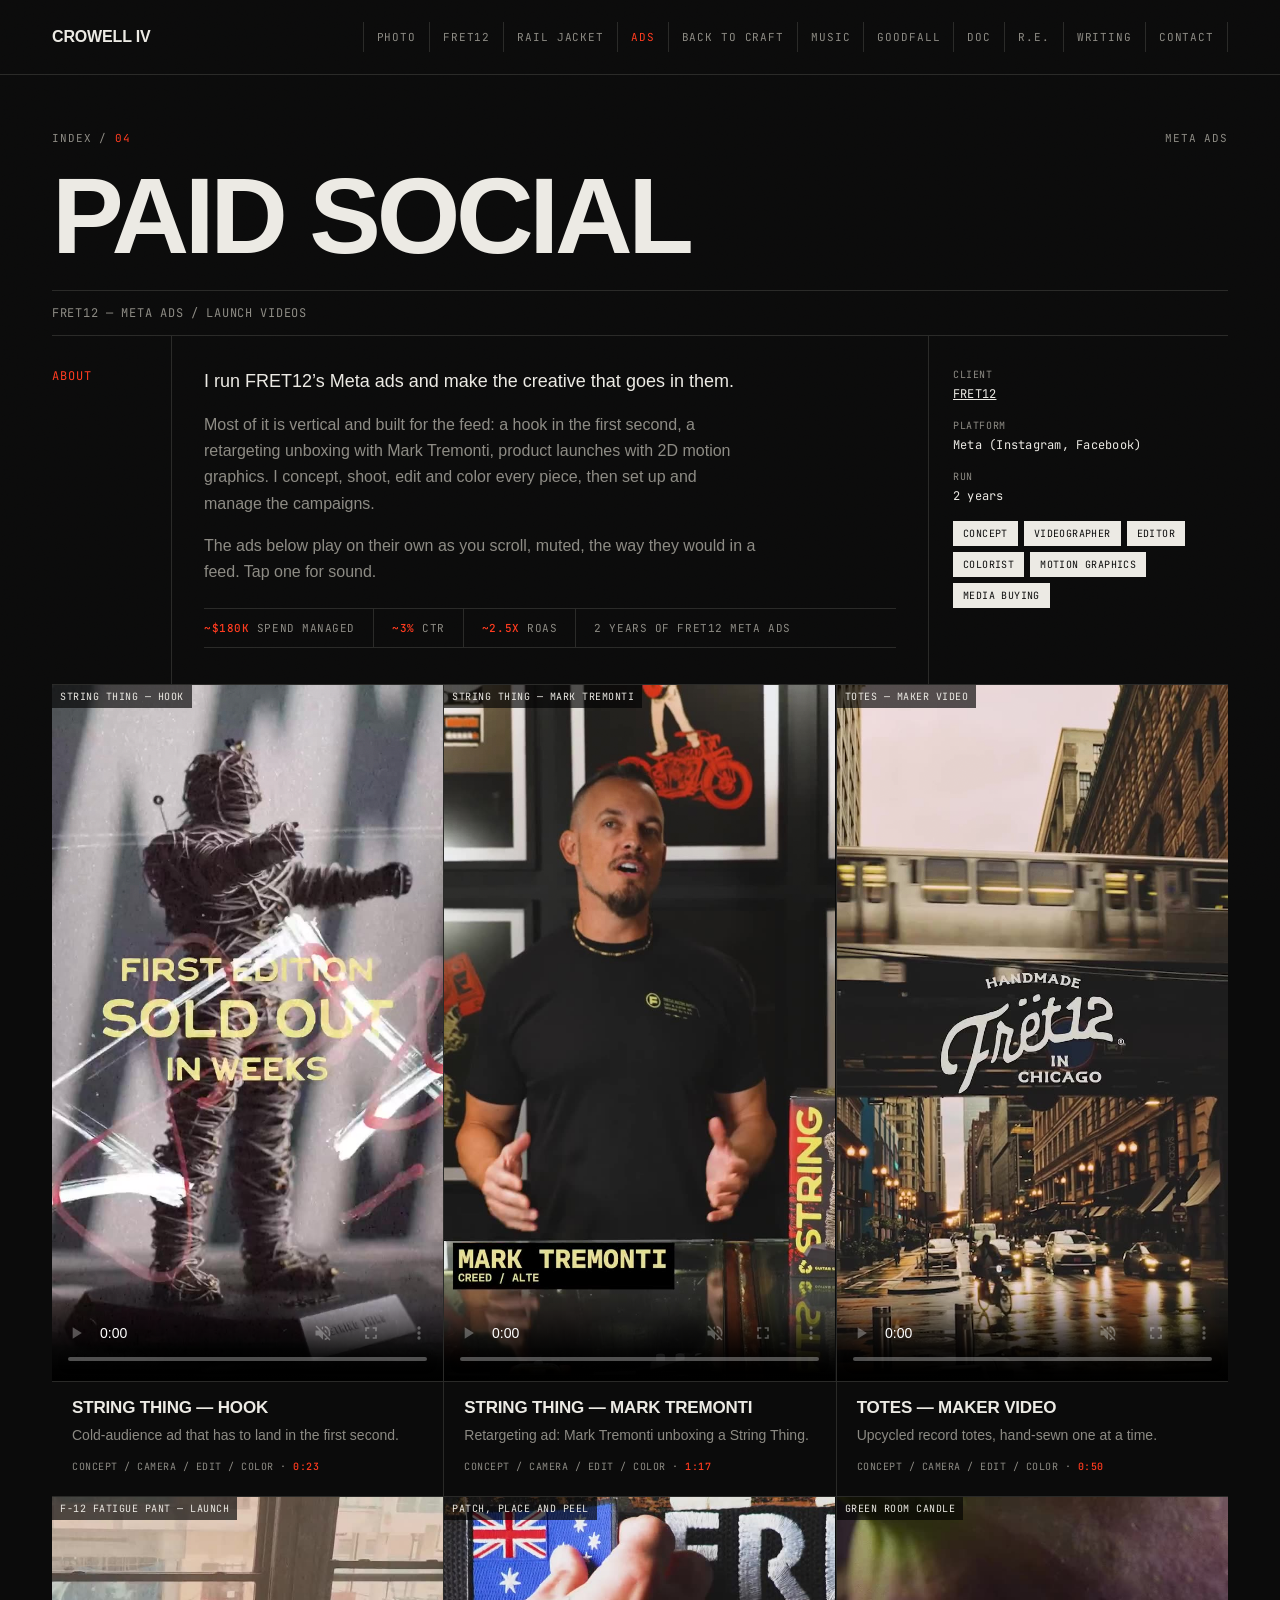
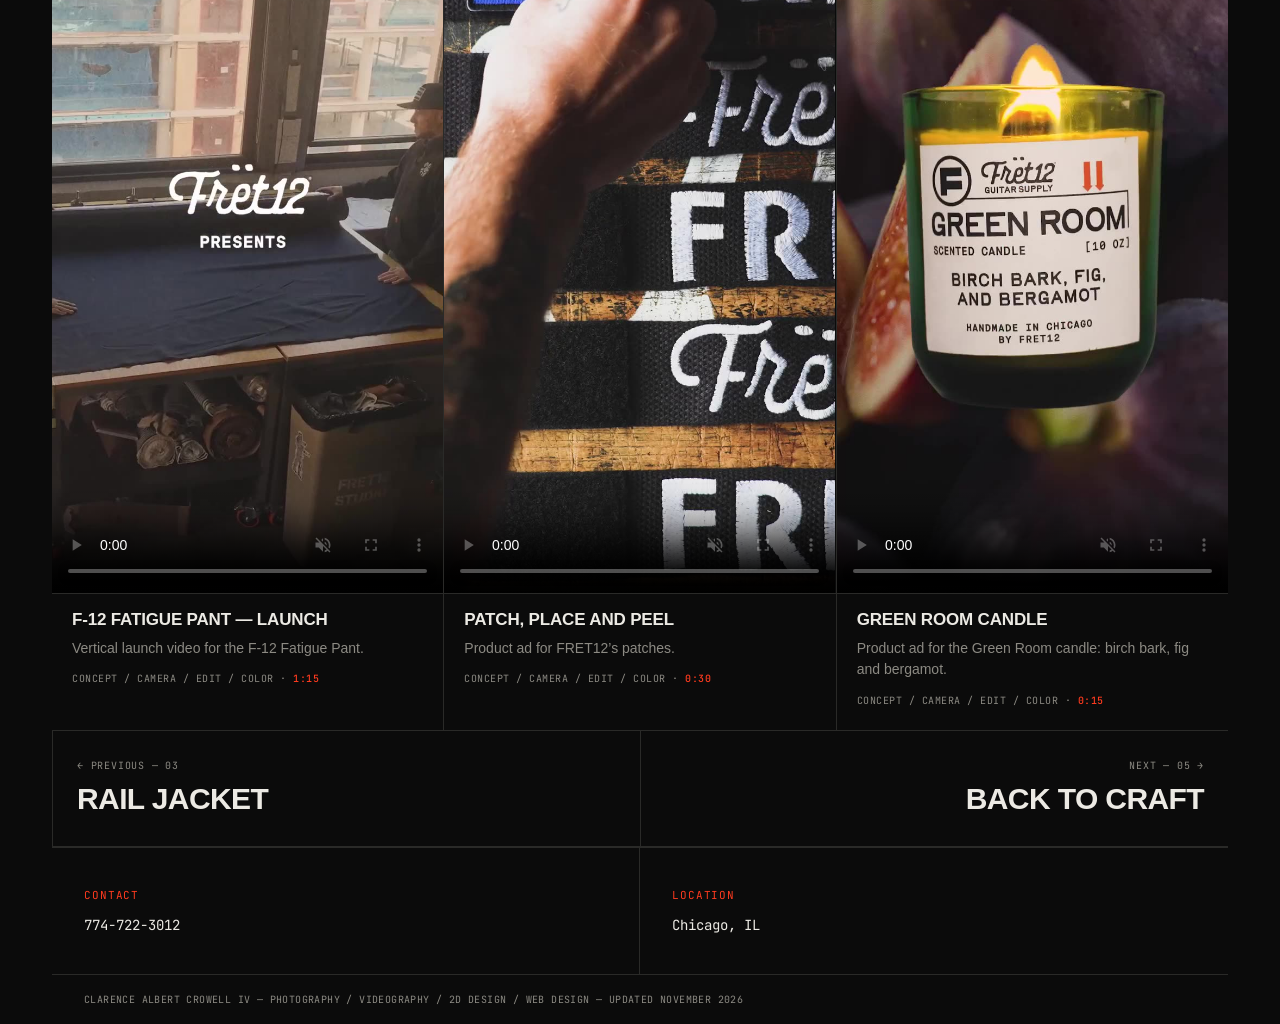
<file: ads/index.html>
<!DOCTYPE html>
<html lang="en-US">
<head>
<meta charset="UTF-8">
<meta name="viewport" content="width=device-width, initial-scale=1.0">
<title>FRET12 Meta Ads and Paid Social Creative | Clarence Crowell</title>
<meta name="description" content="Vertical ad creative and the Meta ads program behind it for FRET12: about $180K in spend over two years at roughly 3% CTR and 2.5x ROAS.">
<meta name="author" content="Clarence Crowell">
<link rel="canonical" href="https://clarencecrowell.org/ads/">
<meta name="robots" content="index, follow, max-image-preview:large, max-snippet:-1, max-video-preview:-1">
<meta name="theme-color" content="#0B0B0B">
<meta name="geo.region" content="US-IL">
<meta name="geo.placename" content="Chicago">
<meta name="geo.position" content="41.8781;-87.6298">
<meta name="ICBM" content="41.8781, -87.6298">
<meta property="og:type" content="website">
<meta property="og:locale" content="en_US">
<meta property="og:site_name" content="Clarence Crowell">
<meta property="og:title" content="FRET12 Meta Ads and Paid Social Creative | Clarence Crowell">
<meta property="og:description" content="Vertical ad creative and the Meta ads program behind it for FRET12: about $180K in spend over two years at roughly 3% CTR and 2.5x ROAS.">
<meta property="og:url" content="https://clarencecrowell.org/ads/">
<meta property="og:image" content="https://clarencecrowell.org/images/poster-string-thing-tremonti.jpg">
<meta property="og:image:width" content="720">
<meta property="og:image:height" content="1280">
<meta property="og:image:alt" content="FRET12 Meta Ads and Paid Social Creative | Clarence Crowell">
<meta name="twitter:card" content="summary_large_image">
<meta name="twitter:title" content="FRET12 Meta Ads and Paid Social Creative | Clarence Crowell">
<meta name="twitter:description" content="Vertical ad creative and the Meta ads program behind it for FRET12: about $180K in spend over two years at roughly 3% CTR and 2.5x ROAS.">
<meta name="twitter:image" content="https://clarencecrowell.org/images/poster-string-thing-tremonti.jpg">
<link rel="icon" href="/assets/favicon.svg" type="image/svg+xml">
<link rel="apple-touch-icon" href="/assets/apple-touch-icon.png">
<link rel="preconnect" href="https://fonts.googleapis.com">
<link rel="preconnect" href="https://fonts.gstatic.com" crossorigin>
<link href="https://fonts.googleapis.com/css2?family=JetBrains+Mono:wght@400;500;700&display=swap" rel="stylesheet">
<link rel="stylesheet" href="/assets/site.css?v=5">
<script type="application/ld+json">{"@context": "https://schema.org", "@graph": [{"@type": "WebSite", "@id": "https://clarencecrowell.org/#website", "url": "https://clarencecrowell.org/", "name": "Clarence Crowell", "inLanguage": "en-US", "publisher": {"@id": "https://clarencecrowell.org/#person"}, "author": {"@id": "https://clarencecrowell.org/#person"}}, {"@type": "Person", "@id": "https://clarencecrowell.org/#person", "name": "Clarence Crowell", "alternateName": "Clarence Albert Crowell IV", "url": "https://clarencecrowell.org/", "jobTitle": "Photographer and filmmaker", "description": "Chicago photographer and filmmaker. Content creator at FRET12 since 2023, co-founder of Good Fall Studio, and a writer of literary fiction.", "worksFor": {"@type": "Organization", "@id": "https://clarencecrowell.org/#fret12", "name": "FRET12", "url": "https://www.fret12.com", "sameAs": ["https://www.youtube.com/@FRET12"]}, "homeLocation": {"@type": "Place", "name": "Chicago, Illinois", "address": {"@type": "PostalAddress", "addressLocality": "Chicago", "addressRegion": "IL", "addressCountry": "US"}}, "address": {"@type": "PostalAddress", "addressLocality": "Chicago", "addressRegion": "IL", "addressCountry": "US"}, "telephone": "+1-774-722-3012", "knowsAbout": ["Photography", "Landscape photography", "Climbing photography", "Product photography", "Videography", "Video editing", "Color grading", "Documentary film", "Live music video", "Paid social advertising", "Meta ads", "Shopify", "SEO", "Print design", "Literary fiction"], "sameAs": ["https://www.youtube.com/@callycrowell6456"]}, {"@type": "CollectionPage", "@id": "https://clarencecrowell.org/ads/#webpage", "url": "https://clarencecrowell.org/ads/", "name": "FRET12 Meta Ads and Paid Social Creative | Clarence Crowell", "description": "Vertical ad creative and the Meta ads program behind it for FRET12: about $180K in spend over two years at roughly 3% CTR and 2.5x ROAS.", "isPartOf": {"@id": "https://clarencecrowell.org/#website"}, "about": {"@id": "https://clarencecrowell.org/#person"}, "author": {"@id": "https://clarencecrowell.org/#person"}, "breadcrumb": {"@id": "https://clarencecrowell.org/ads/#breadcrumb"}, "inLanguage": "en-US", "dateModified": "2026-11-25", "primaryImageOfPage": {"@type": "ImageObject", "url": "https://clarencecrowell.org/images/poster-string-thing-tremonti.jpg"}, "video": [{"@type": "VideoObject", "name": "String Thing — Hook", "description": "Cold-audience ad that has to land in the first second.", "thumbnailUrl": ["https://clarencecrowell.org/images/poster-string-thing-hook.jpg"], "contentUrl": "https://clarencecrowell.org/video/string-thing-hook.mp4", "uploadDate": "2026-11-25T14:20:21-06:00", "creator": {"@id": "https://clarencecrowell.org/#person"}, "inLanguage": "en", "duration": "PT0M23S"}, {"@type": "VideoObject", "name": "String Thing — Mark Tremonti", "description": "Retargeting ad: Mark Tremonti unboxing a String Thing.", "thumbnailUrl": ["https://clarencecrowell.org/images/poster-string-thing-tremonti.jpg"], "contentUrl": "https://clarencecrowell.org/video/string-thing-tremonti.mp4", "uploadDate": "2026-11-25T14:20:21-06:00", "creator": {"@id": "https://clarencecrowell.org/#person"}, "inLanguage": "en", "duration": "PT1M17S"}, {"@type": "VideoObject", "name": "Totes — Maker Video", "description": "Upcycled record totes, hand-sewn one at a time.", "thumbnailUrl": ["https://clarencecrowell.org/images/poster-totes-maker.jpg"], "contentUrl": "https://clarencecrowell.org/video/totes-maker.mp4", "uploadDate": "2026-11-25T14:20:21-06:00", "creator": {"@id": "https://clarencecrowell.org/#person"}, "inLanguage": "en", "duration": "PT0M50S"}, {"@type": "VideoObject", "name": "F-12 Fatigue Pant — Launch", "description": "Vertical launch video for the F-12 Fatigue Pant.", "thumbnailUrl": ["https://clarencecrowell.org/images/poster-fatigue-pant.jpg"], "contentUrl": "https://clarencecrowell.org/video/fatigue-pant.mp4", "uploadDate": "2026-11-25T14:20:21-06:00", "creator": {"@id": "https://clarencecrowell.org/#person"}, "inLanguage": "en", "duration": "PT1M15S"}, {"@type": "VideoObject", "name": "Patch, Place and Peel", "description": "Product ad for FRET12’s patches.", "thumbnailUrl": ["https://clarencecrowell.org/images/poster-patch-place-peel.jpg"], "contentUrl": "https://clarencecrowell.org/video/patch-place-peel.mp4", "uploadDate": "2026-11-25T15:10:56-06:00", "creator": {"@id": "https://clarencecrowell.org/#person"}, "inLanguage": "en", "duration": "PT0M30S"}, {"@type": "VideoObject", "name": "Green Room Candle", "description": "Product ad for the Green Room candle: birch bark, fig and bergamot.", "thumbnailUrl": ["https://clarencecrowell.org/images/poster-candle-ad.jpg"], "contentUrl": "https://clarencecrowell.org/video/candle-ad.mp4", "uploadDate": "2026-11-25T15:10:56-06:00", "creator": {"@id": "https://clarencecrowell.org/#person"}, "inLanguage": "en", "duration": "PT0M15S"}]}, {"@type": "BreadcrumbList", "@id": "https://clarencecrowell.org/ads/#breadcrumb", "itemListElement": [{"@type": "ListItem", "position": 1, "name": "Clarence Crowell", "item": "https://clarencecrowell.org/"}, {"@type": "ListItem", "position": 2, "name": "Paid Social", "item": "https://clarencecrowell.org/ads/"}]}]}</script>
</head>
<body>
<a class="skip" href="#main">Skip to content</a>
<header class="masthead"><div class="wrap masthead-row"><a class="brand" href="/">Crowell IV</a><nav aria-label="Sections"><ul><li><a href="/photography/">Photo</a></li><li><a href="/fret12/">FRET12</a></li><li><a href="/rail-jacket/">Rail Jacket</a></li><li><a href="/ads/" aria-current="page">Ads</a></li><li><a href="/back-to-craft/">Back to Craft</a></li><li><a href="/music/">Music</a></li><li><a href="/goodfall/">Goodfall</a></li><li><a href="/documentary/">Doc</a></li><li><a href="/real-estate/">R.E.</a></li><li><a href="/writing/">Writing</a></li><li><a href="#contact">Contact</a></li></ul></nav></div></header>
<main id="main" class="wrap">
<section class="page-head"><div class="crumbs"><span><a href="/">Index</a> / <span class="num">04</span></span><span>Meta Ads</span></div><h1>Paid Social</h1><div class="page-meta">FRET12 &mdash; Meta Ads / Launch Videos</div></section>
<section class="writeup" aria-labelledby="about-h"><h2 class="label" id="about-h">About</h2><div class="body"><p>I run FRET12&rsquo;s Meta ads and make the creative that goes in them.</p><p>Most of it is vertical and built for the feed: a hook in the first second, a retargeting unboxing with Mark Tremonti, product launches with 2D motion graphics. I concept, shoot, edit and color every piece, then set up and manage the campaigns.</p><p>The ads below play on their own as you scroll, muted, the way they would in a feed. Tap one for sound.</p><div class="stat-line"><span><b>~$180K</b> spend managed</span><span><b>~3%</b> CTR</span><span><b>~2.5x</b> ROAS</span><span>2 years of FRET12 Meta ads</span></div></div><aside class="side"><dl class="credits"><dt>Client</dt><dd><a href="https://www.fret12.com" rel="noopener">FRET12</a></dd><dt>Platform</dt><dd>Meta (Instagram, Facebook)</dd><dt>Run</dt><dd>2 years</dd></dl><div class="role-tags"><span class="role-tag">Concept</span><span class="role-tag">Videographer</span><span class="role-tag">Editor</span><span class="role-tag">Colorist</span><span class="role-tag">Motion Graphics</span><span class="role-tag">Media Buying</span></div></aside></section><div class="items three verts"><div class="item"><div class="vert"><span class="tag">String Thing &mdash; Hook</span><video class="ad" src="/video/string-thing-hook.mp4" poster="/images/poster-string-thing-hook.jpg" muted loop playsinline controls preload="none" aria-label="String Thing hook ad"></video></div><div class="cap"><h3>String Thing &mdash; Hook</h3><p>Cold-audience ad that has to land in the first second.</p><p class="cred">Concept / Camera / Edit / Color &middot; <b>0:23</b></p></div></div><div class="item"><div class="vert"><span class="tag">String Thing &mdash; Mark Tremonti</span><video class="ad" src="/video/string-thing-tremonti.mp4" poster="/images/poster-string-thing-tremonti.jpg" muted loop playsinline controls preload="none" aria-label="String Thing retargeting ad: Mark Tremonti unboxing"></video></div><div class="cap"><h3>String Thing &mdash; Mark Tremonti</h3><p>Retargeting ad: Mark Tremonti unboxing a String Thing.</p><p class="cred">Concept / Camera / Edit / Color &middot; <b>1:17</b></p></div></div><div class="item"><div class="vert"><span class="tag">Totes &mdash; Maker Video</span><video class="ad" src="/video/totes-maker.mp4" poster="/images/poster-totes-maker.jpg" muted loop playsinline controls preload="none" aria-label="FRET12 totes maker video"></video></div><div class="cap"><h3>Totes &mdash; Maker Video</h3><p>Upcycled record totes, hand-sewn one at a time.</p><p class="cred">Concept / Camera / Edit / Color &middot; <b>0:50</b></p></div></div><div class="item"><div class="vert"><span class="tag">F-12 Fatigue Pant &mdash; Launch</span><video class="ad" src="/video/fatigue-pant.mp4" poster="/images/poster-fatigue-pant.jpg" muted loop playsinline controls preload="none" aria-label="F-12 Fatigue Pant launch video"></video></div><div class="cap"><h3>F-12 Fatigue Pant &mdash; Launch</h3><p>Vertical launch video for the F-12 Fatigue Pant.</p><p class="cred">Concept / Camera / Edit / Color &middot; <b>1:15</b></p></div></div><div class="item"><div class="vert"><span class="tag">Patch, Place and Peel</span><video class="ad" src="/video/patch-place-peel.mp4" poster="/images/poster-patch-place-peel.jpg" muted loop playsinline controls preload="none" aria-label="FRET12 patches ad"></video></div><div class="cap"><h3>Patch, Place and Peel</h3><p>Product ad for FRET12&rsquo;s patches.</p><p class="cred">Concept / Camera / Edit / Color &middot; <b>0:30</b></p></div></div><div class="item"><div class="vert"><span class="tag">Green Room Candle</span><video class="ad" src="/video/candle-ad.mp4" poster="/images/poster-candle-ad.jpg" muted loop playsinline controls preload="none" aria-label="FRET12 Green Room candle ad"></video></div><div class="cap"><h3>Green Room Candle</h3><p>Product ad for the Green Room candle: birch bark, fig and bergamot.</p><p class="cred">Concept / Camera / Edit / Color &middot; <b>0:15</b></p></div></div></div>
<nav class="pager" aria-label="More work"><a href="/rail-jacket/"><small>&larr; Previous &mdash; 03</small><strong>Rail Jacket</strong></a><a href="/back-to-craft/"><small>Next &mdash; 05 &rarr;</small><strong>Back to Craft</strong></a></nav>
</main>
<footer id="contact">
<div class="wrap">
<div class="footer-grid" style="border-top:1px solid var(--line);">
<div class="footer-cell">
<div class="footer-label">Contact</div>
<a href="tel:+17747223012">774-722-3012</a>
</div>
<div class="footer-cell">
<div class="footer-label">Location</div>
<span class="foot-text">Chicago, IL</span>
</div>
</div>
<div class="fine">Clarence Albert Crowell IV &mdash; Photography / Videography / 2D Design / Web Design &mdash; Updated November 2026</div>
</div>
</footer>
<script src="/assets/site.js?v=5" defer></script>
</body>
</html>
</file>
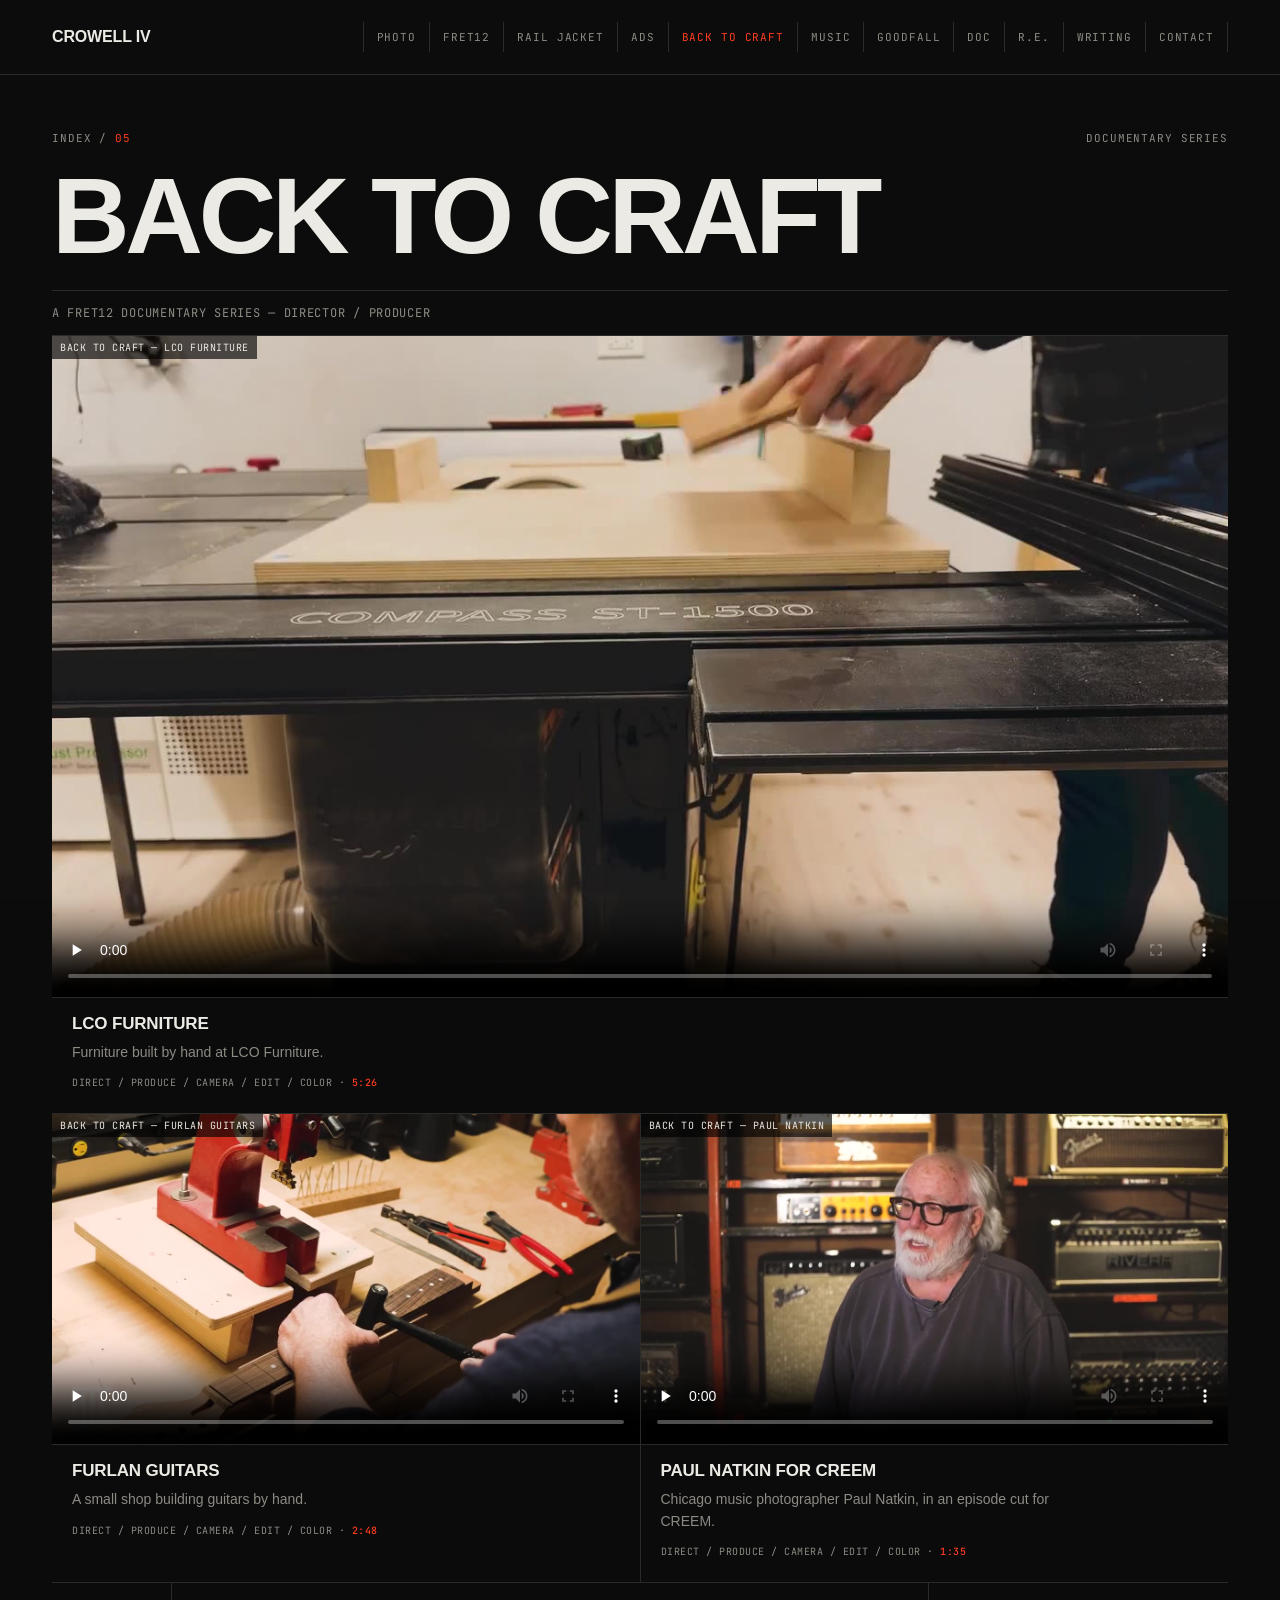
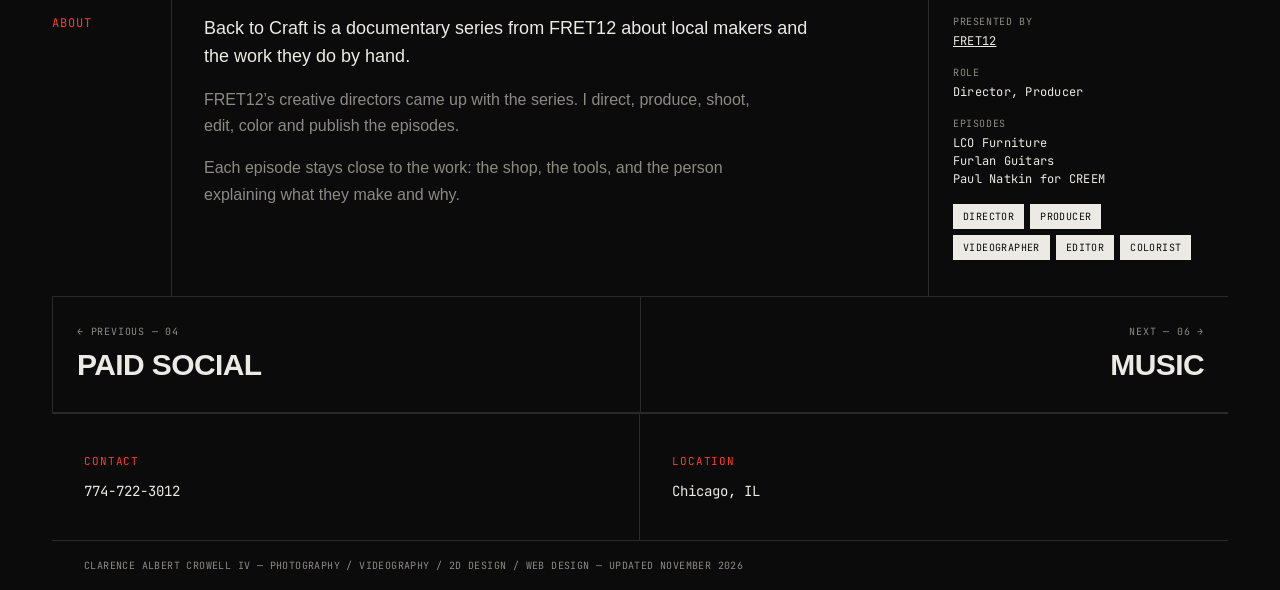
<file: back-to-craft/index.html>
<!DOCTYPE html>
<html lang="en-US">
<head>
<meta charset="UTF-8">
<meta name="viewport" content="width=device-width, initial-scale=1.0">
<title>Back to Craft, a Maker Documentary Series | Clarence Crowell</title>
<meta name="description" content="Back to Craft, a FRET12 documentary series on local makers: LCO Furniture, Furlan Guitars and Paul Natkin. Directed and produced by Clarence Crowell.">
<meta name="author" content="Clarence Crowell">
<link rel="canonical" href="https://clarencecrowell.org/back-to-craft/">
<meta name="robots" content="index, follow, max-image-preview:large, max-snippet:-1, max-video-preview:-1">
<meta name="theme-color" content="#0B0B0B">
<meta name="geo.region" content="US-IL">
<meta name="geo.placename" content="Chicago">
<meta name="geo.position" content="41.8781;-87.6298">
<meta name="ICBM" content="41.8781, -87.6298">
<meta property="og:type" content="website">
<meta property="og:locale" content="en_US">
<meta property="og:site_name" content="Clarence Crowell">
<meta property="og:title" content="Back to Craft, a Maker Documentary Series | Clarence Crowell">
<meta property="og:description" content="Back to Craft, a FRET12 documentary series on local makers: LCO Furniture, Furlan Guitars and Paul Natkin. Directed and produced by Clarence Crowell.">
<meta property="og:url" content="https://clarencecrowell.org/back-to-craft/">
<meta property="og:image" content="https://clarencecrowell.org/images/b2c-lco-thumb.jpg">
<meta property="og:image:width" content="1280">
<meta property="og:image:height" content="720">
<meta property="og:image:alt" content="Back to Craft, a Maker Documentary Series | Clarence Crowell">
<meta name="twitter:card" content="summary_large_image">
<meta name="twitter:title" content="Back to Craft, a Maker Documentary Series | Clarence Crowell">
<meta name="twitter:description" content="Back to Craft, a FRET12 documentary series on local makers: LCO Furniture, Furlan Guitars and Paul Natkin. Directed and produced by Clarence Crowell.">
<meta name="twitter:image" content="https://clarencecrowell.org/images/b2c-lco-thumb.jpg">
<link rel="icon" href="/assets/favicon.svg" type="image/svg+xml">
<link rel="apple-touch-icon" href="/assets/apple-touch-icon.png">
<link rel="preconnect" href="https://fonts.googleapis.com">
<link rel="preconnect" href="https://fonts.gstatic.com" crossorigin>
<link href="https://fonts.googleapis.com/css2?family=JetBrains+Mono:wght@400;500;700&display=swap" rel="stylesheet">
<link rel="stylesheet" href="/assets/site.css?v=5">
<script type="application/ld+json">{"@context": "https://schema.org", "@graph": [{"@type": "WebSite", "@id": "https://clarencecrowell.org/#website", "url": "https://clarencecrowell.org/", "name": "Clarence Crowell", "inLanguage": "en-US", "publisher": {"@id": "https://clarencecrowell.org/#person"}, "author": {"@id": "https://clarencecrowell.org/#person"}}, {"@type": "Person", "@id": "https://clarencecrowell.org/#person", "name": "Clarence Crowell", "alternateName": "Clarence Albert Crowell IV", "url": "https://clarencecrowell.org/", "jobTitle": "Photographer and filmmaker", "description": "Chicago photographer and filmmaker. Content creator at FRET12 since 2023, co-founder of Good Fall Studio, and a writer of literary fiction.", "worksFor": {"@type": "Organization", "@id": "https://clarencecrowell.org/#fret12", "name": "FRET12", "url": "https://www.fret12.com", "sameAs": ["https://www.youtube.com/@FRET12"]}, "homeLocation": {"@type": "Place", "name": "Chicago, Illinois", "address": {"@type": "PostalAddress", "addressLocality": "Chicago", "addressRegion": "IL", "addressCountry": "US"}}, "address": {"@type": "PostalAddress", "addressLocality": "Chicago", "addressRegion": "IL", "addressCountry": "US"}, "telephone": "+1-774-722-3012", "knowsAbout": ["Photography", "Landscape photography", "Climbing photography", "Product photography", "Videography", "Video editing", "Color grading", "Documentary film", "Live music video", "Paid social advertising", "Meta ads", "Shopify", "SEO", "Print design", "Literary fiction"], "sameAs": ["https://www.youtube.com/@callycrowell6456"]}, {"@type": "CollectionPage", "@id": "https://clarencecrowell.org/back-to-craft/#webpage", "url": "https://clarencecrowell.org/back-to-craft/", "name": "Back to Craft, a Maker Documentary Series | Clarence Crowell", "description": "Back to Craft, a FRET12 documentary series on local makers: LCO Furniture, Furlan Guitars and Paul Natkin. Directed and produced by Clarence Crowell.", "isPartOf": {"@id": "https://clarencecrowell.org/#website"}, "about": {"@id": "https://clarencecrowell.org/#person"}, "author": {"@id": "https://clarencecrowell.org/#person"}, "breadcrumb": {"@id": "https://clarencecrowell.org/back-to-craft/#breadcrumb"}, "inLanguage": "en-US", "dateModified": "2026-11-25", "primaryImageOfPage": {"@type": "ImageObject", "url": "https://clarencecrowell.org/images/b2c-lco-thumb.jpg"}, "video": [{"@type": "VideoObject", "name": "LCO Furniture", "description": "Furniture built by hand at LCO Furniture.", "thumbnailUrl": ["https://clarencecrowell.org/images/poster-b2c-lco-furniture.jpg"], "contentUrl": "https://clarencecrowell.org/video/b2c-lco-furniture.mp4", "uploadDate": "2026-11-25T15:10:56-06:00", "creator": {"@id": "https://clarencecrowell.org/#person"}, "inLanguage": "en", "duration": "PT5M26S"}, {"@type": "VideoObject", "name": "Furlan Guitars", "description": "A small shop building guitars by hand.", "thumbnailUrl": ["https://clarencecrowell.org/images/poster-b2c-furlan-guitars.jpg"], "contentUrl": "https://clarencecrowell.org/video/b2c-furlan-guitars.mp4", "uploadDate": "2026-11-25T15:10:56-06:00", "creator": {"@id": "https://clarencecrowell.org/#person"}, "inLanguage": "en", "duration": "PT2M48S"}, {"@type": "VideoObject", "name": "Paul Natkin for CREEM", "description": "Chicago music photographer Paul Natkin, in an episode cut for CREEM.", "thumbnailUrl": ["https://clarencecrowell.org/images/poster-b2c-paul-natkin.jpg"], "contentUrl": "https://clarencecrowell.org/video/b2c-paul-natkin.mp4", "uploadDate": "2026-11-25T15:10:56-06:00", "creator": {"@id": "https://clarencecrowell.org/#person"}, "inLanguage": "en", "duration": "PT1M35S"}]}, {"@type": "BreadcrumbList", "@id": "https://clarencecrowell.org/back-to-craft/#breadcrumb", "itemListElement": [{"@type": "ListItem", "position": 1, "name": "Clarence Crowell", "item": "https://clarencecrowell.org/"}, {"@type": "ListItem", "position": 2, "name": "Back to Craft", "item": "https://clarencecrowell.org/back-to-craft/"}]}]}</script>
</head>
<body>
<a class="skip" href="#main">Skip to content</a>
<header class="masthead"><div class="wrap masthead-row"><a class="brand" href="/">Crowell IV</a><nav aria-label="Sections"><ul><li><a href="/photography/">Photo</a></li><li><a href="/fret12/">FRET12</a></li><li><a href="/rail-jacket/">Rail Jacket</a></li><li><a href="/ads/">Ads</a></li><li><a href="/back-to-craft/" aria-current="page">Back to Craft</a></li><li><a href="/music/">Music</a></li><li><a href="/goodfall/">Goodfall</a></li><li><a href="/documentary/">Doc</a></li><li><a href="/real-estate/">R.E.</a></li><li><a href="/writing/">Writing</a></li><li><a href="#contact">Contact</a></li></ul></nav></div></header>
<main id="main" class="wrap">
<section class="page-head"><div class="crumbs"><span><a href="/">Index</a> / <span class="num">05</span></span><span>Documentary Series</span></div><h1>Back to Craft</h1><div class="page-meta">A FRET12 Documentary Series &mdash; Director / Producer</div></section>
<div class="items one"><div class="item"><div class="film"><span class="tag">Back to Craft &mdash; LCO Furniture</span><video src="/video/b2c-lco-furniture.mp4" poster="/images/poster-b2c-lco-furniture.jpg" controls playsinline preload="none" aria-label="Back to Craft: LCO Furniture"></video></div><div class="cap"><h3>LCO Furniture</h3><p>Furniture built by hand at LCO Furniture.</p><p class="cred">Direct / Produce / Camera / Edit / Color &middot; <b>5:26</b></p></div></div></div><div class="items"><div class="item"><div class="film"><span class="tag">Back to Craft &mdash; Furlan Guitars</span><video src="/video/b2c-furlan-guitars.mp4" poster="/images/poster-b2c-furlan-guitars.jpg" controls playsinline preload="none" aria-label="Back to Craft: Furlan Guitars"></video></div><div class="cap"><h3>Furlan Guitars</h3><p>A small shop building guitars by hand.</p><p class="cred">Direct / Produce / Camera / Edit / Color &middot; <b>2:48</b></p></div></div><div class="item"><div class="film"><span class="tag">Back to Craft &mdash; Paul Natkin</span><video src="/video/b2c-paul-natkin.mp4" poster="/images/poster-b2c-paul-natkin.jpg" controls playsinline preload="none" aria-label="Back to Craft: Paul Natkin for CREEM"></video></div><div class="cap"><h3>Paul Natkin for CREEM</h3><p>Chicago music photographer Paul Natkin, in an episode cut for CREEM.</p><p class="cred">Direct / Produce / Camera / Edit / Color &middot; <b>1:35</b></p></div></div></div><section class="writeup" aria-labelledby="about-h"><h2 class="label" id="about-h">About</h2><div class="body"><p>Back to Craft is a documentary series from FRET12 about local makers and the work they do by hand.</p><p>FRET12&rsquo;s creative directors came up with the series. I direct, produce, shoot, edit, color and publish the episodes.</p><p>Each episode stays close to the work: the shop, the tools, and the person explaining what they make and why.</p></div><aside class="side"><dl class="credits"><dt>Presented by</dt><dd><a href="https://www.fret12.com" rel="noopener">FRET12</a></dd><dt>Role</dt><dd>Director, Producer</dd><dt>Episodes</dt><dd>LCO Furniture<br>Furlan Guitars<br>Paul Natkin for CREEM</dd></dl><div class="role-tags"><span class="role-tag">Director</span><span class="role-tag">Producer</span><span class="role-tag">Videographer</span><span class="role-tag">Editor</span><span class="role-tag">Colorist</span></div></aside></section>
<nav class="pager" aria-label="More work"><a href="/ads/"><small>&larr; Previous &mdash; 04</small><strong>Paid Social</strong></a><a href="/music/"><small>Next &mdash; 06 &rarr;</small><strong>Music</strong></a></nav>
</main>
<footer id="contact">
<div class="wrap">
<div class="footer-grid" style="border-top:1px solid var(--line);">
<div class="footer-cell">
<div class="footer-label">Contact</div>
<a href="tel:+17747223012">774-722-3012</a>
</div>
<div class="footer-cell">
<div class="footer-label">Location</div>
<span class="foot-text">Chicago, IL</span>
</div>
</div>
<div class="fine">Clarence Albert Crowell IV &mdash; Photography / Videography / 2D Design / Web Design &mdash; Updated November 2026</div>
</div>
</footer>
<script src="/assets/site.js?v=5" defer></script>
</body>
</html>
</file>
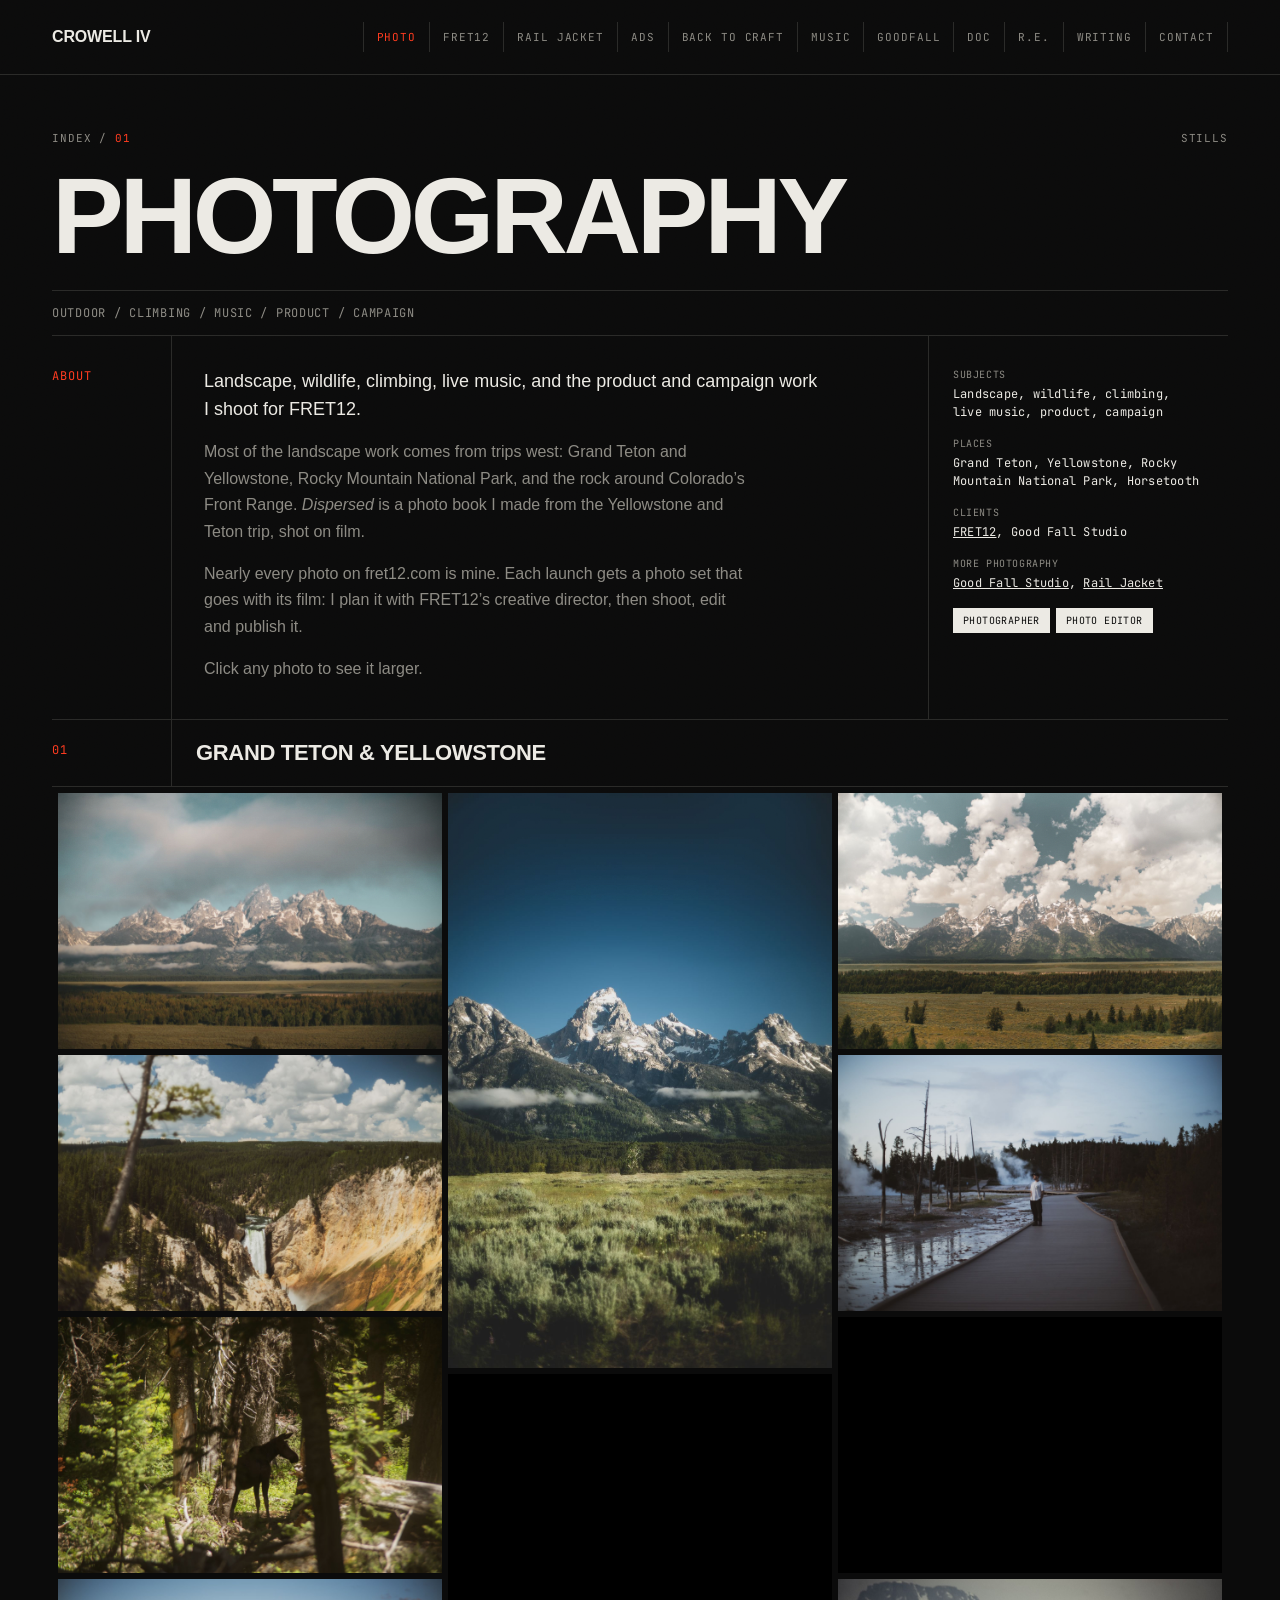
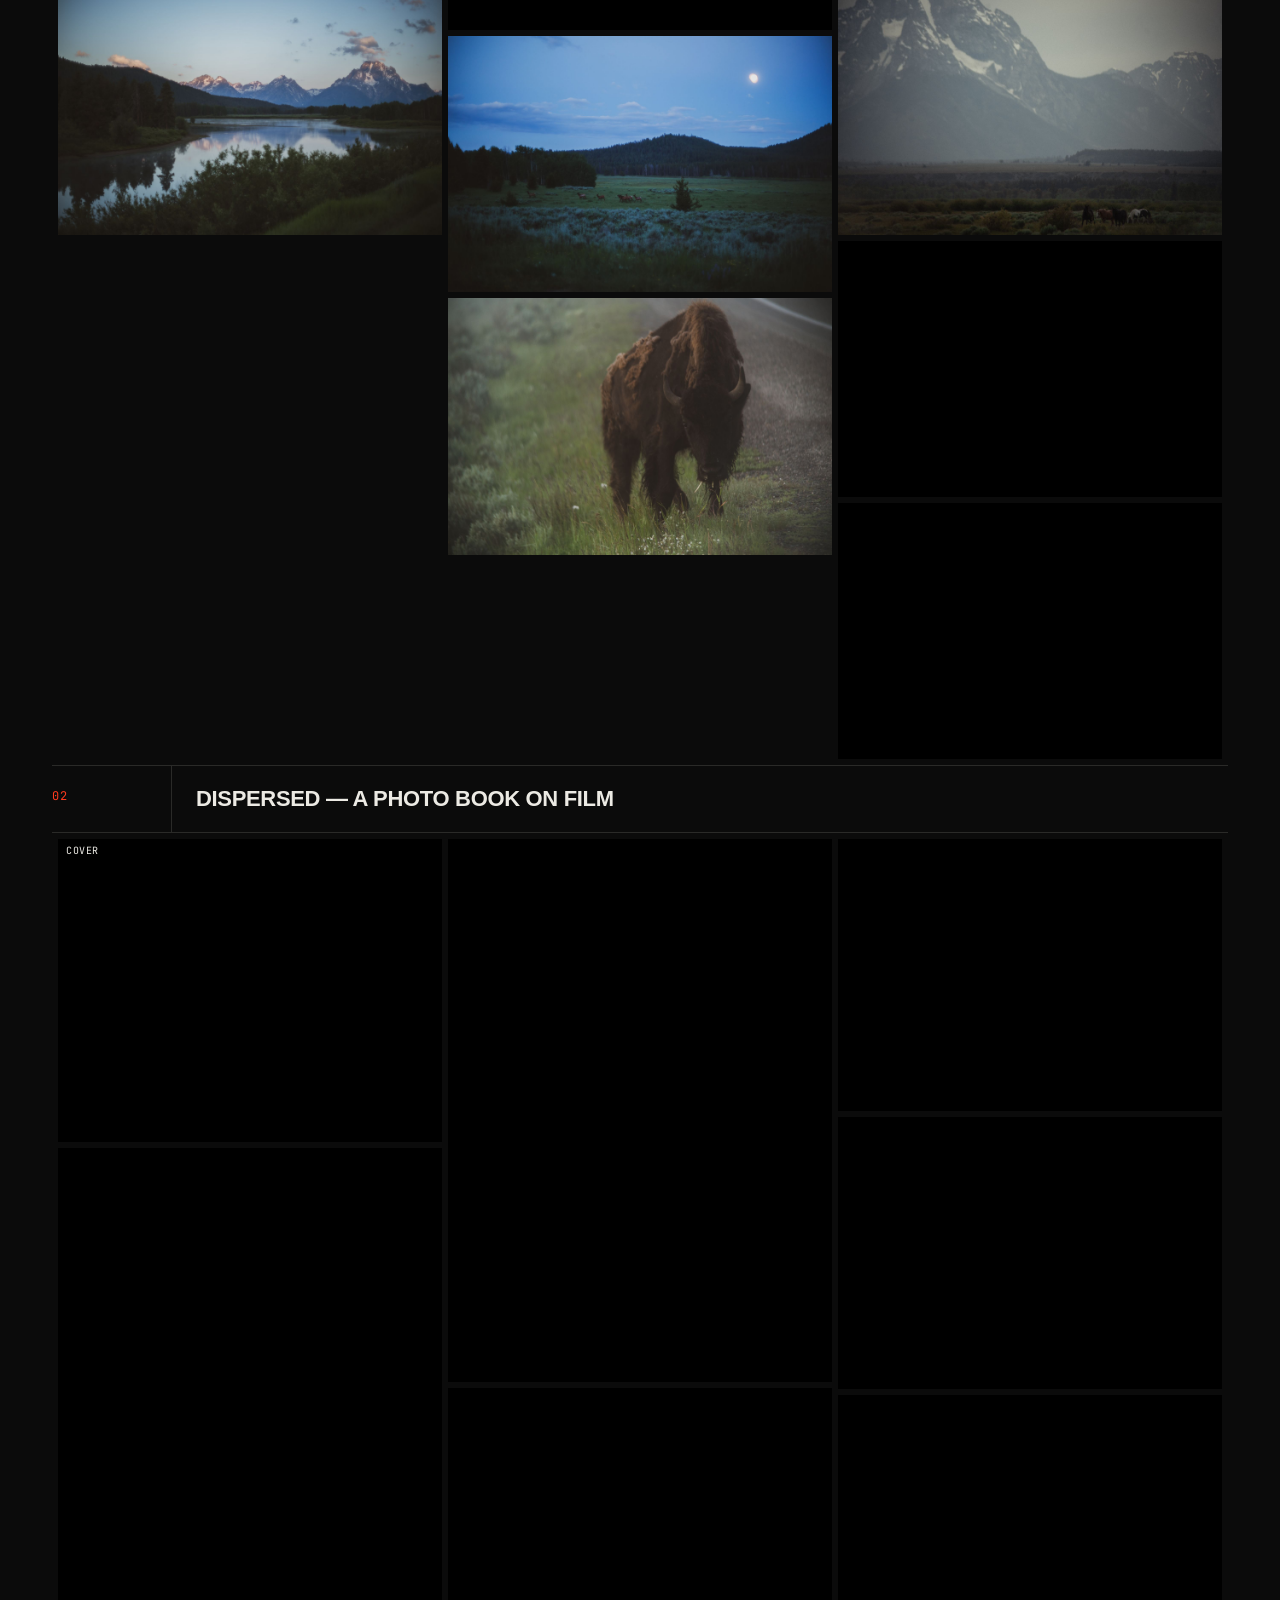
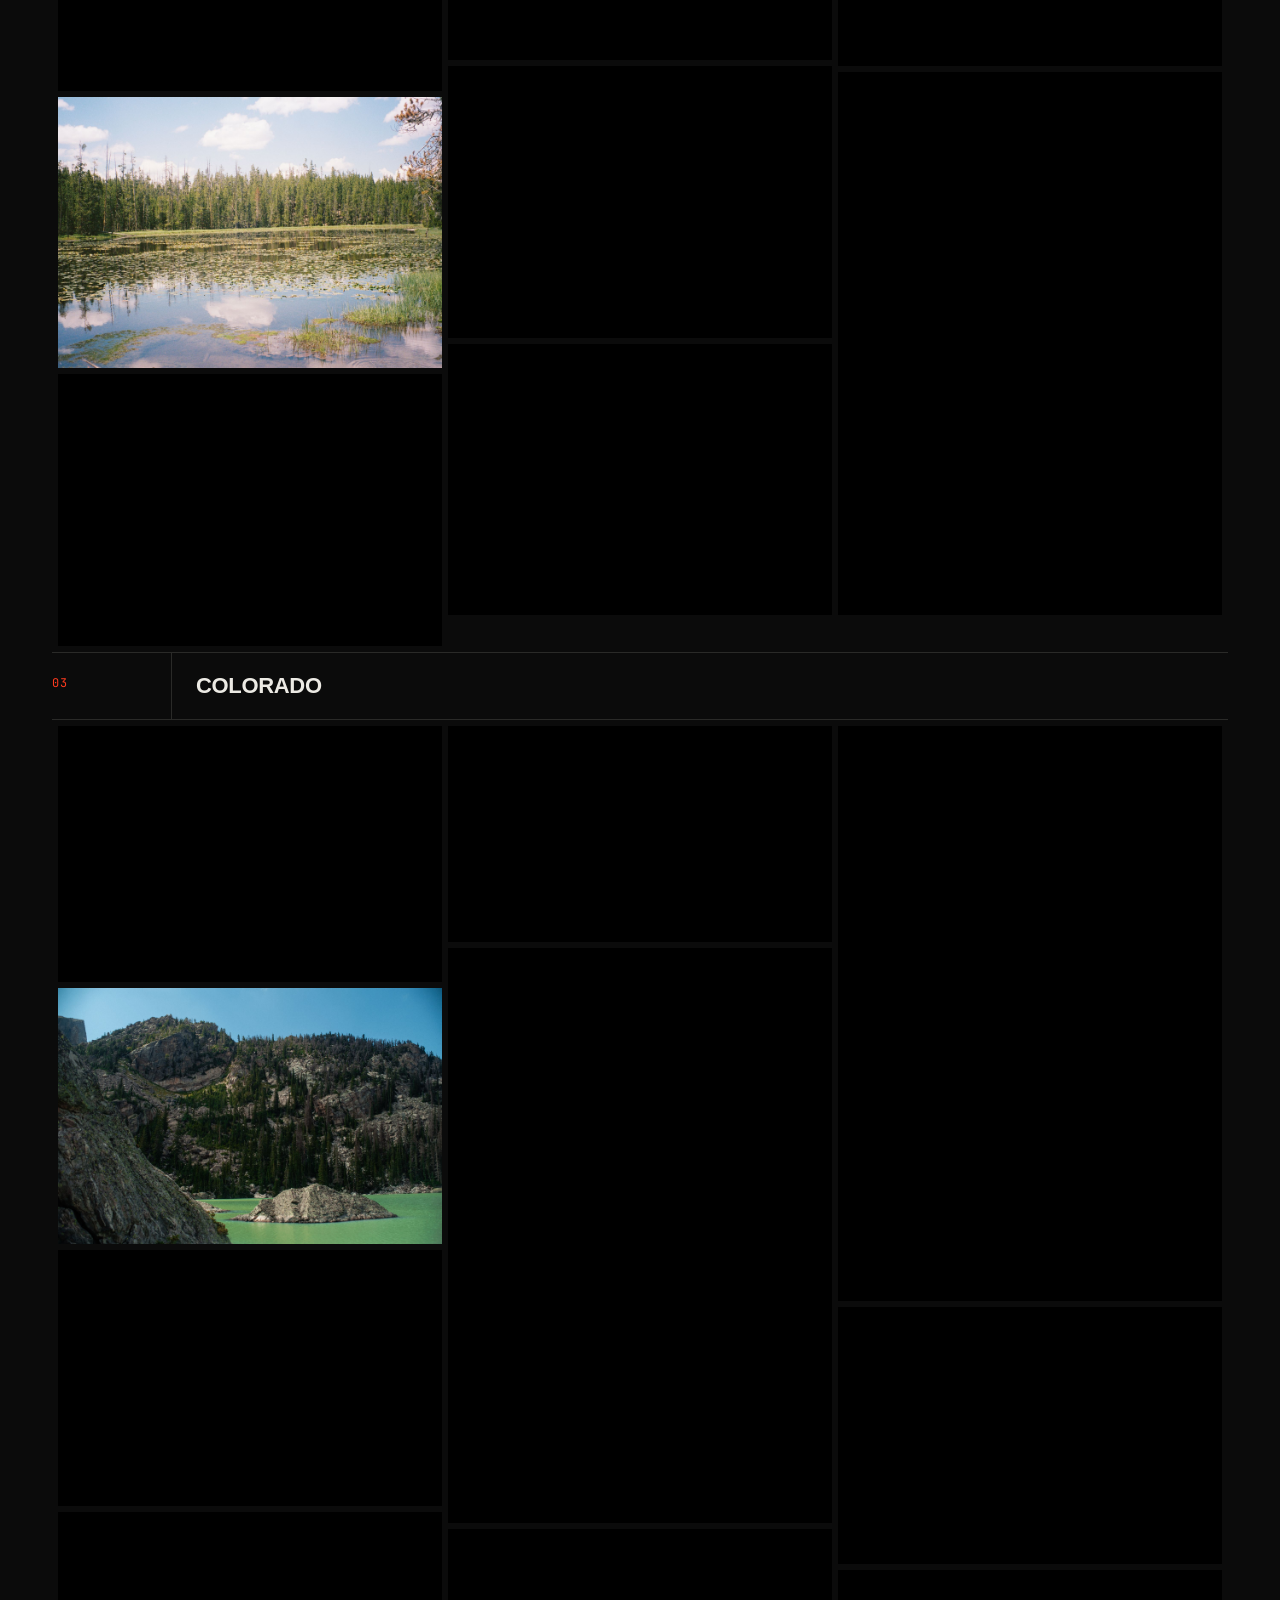
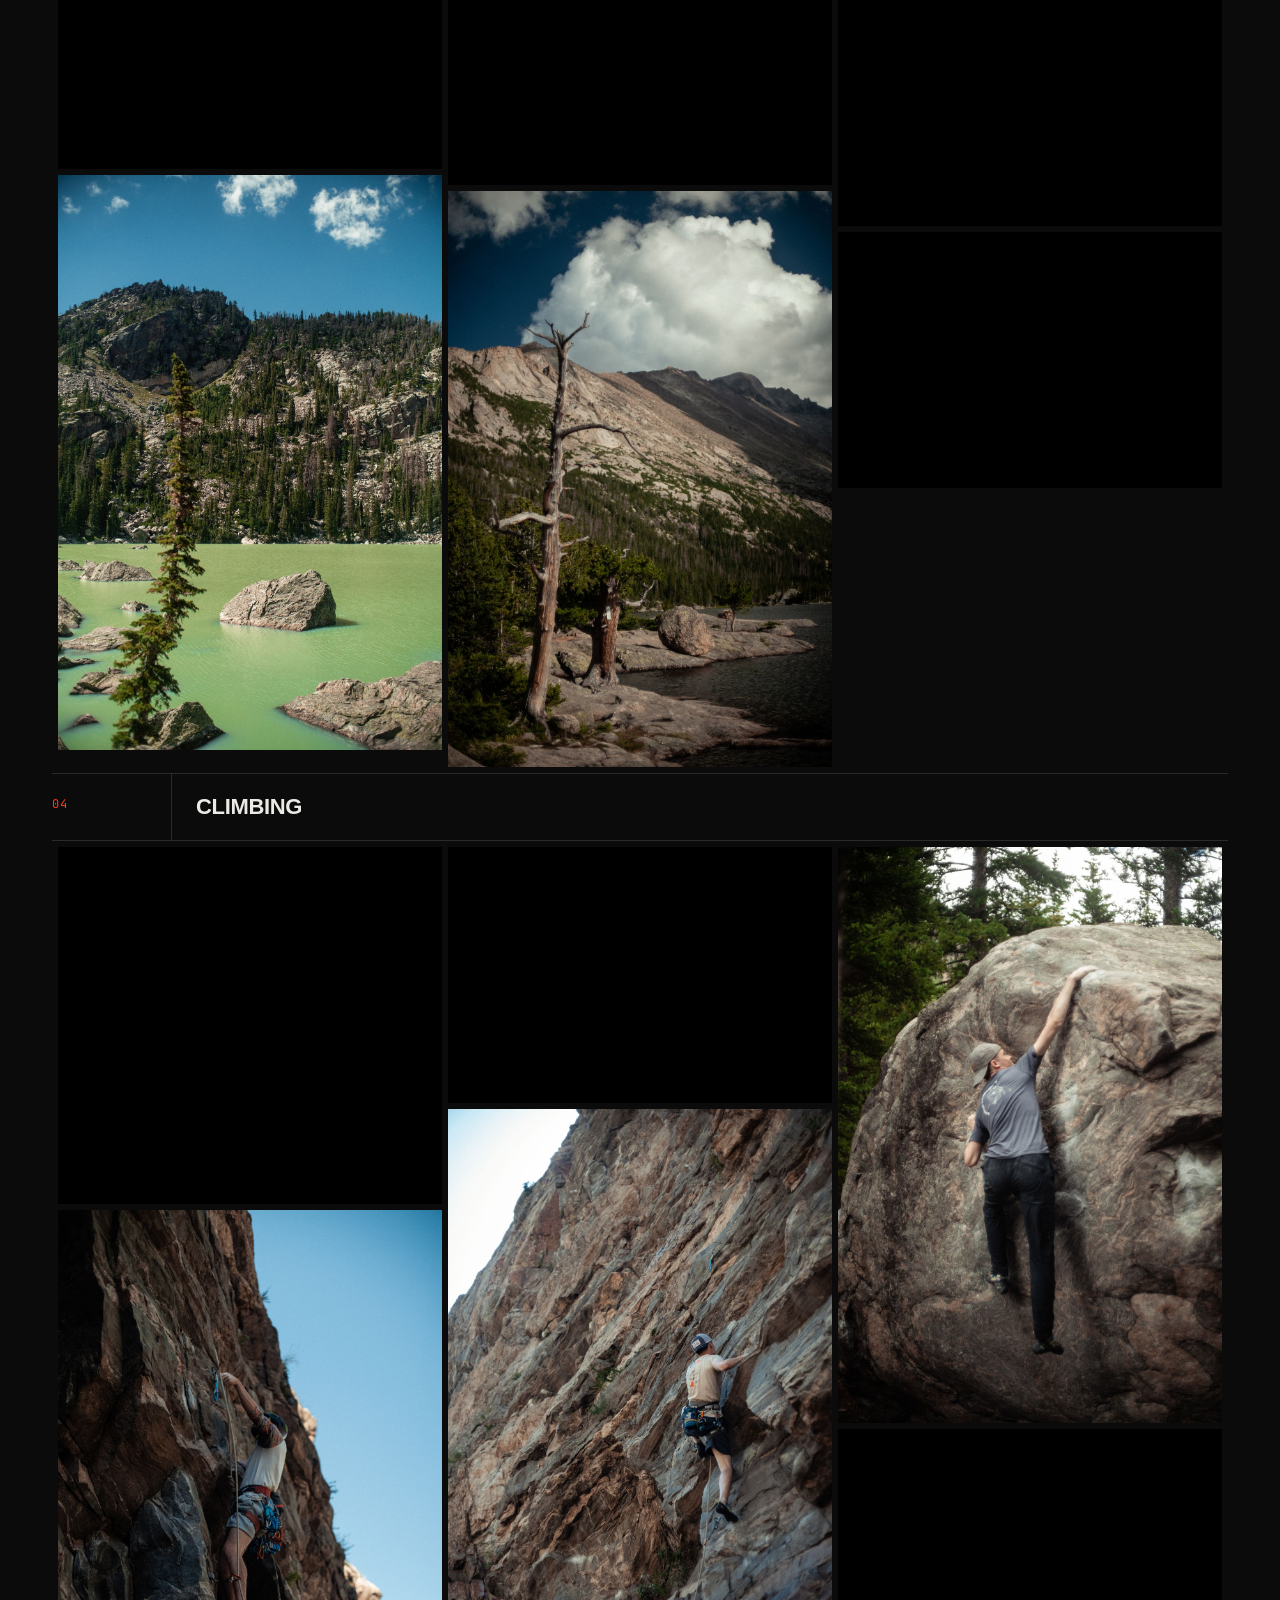
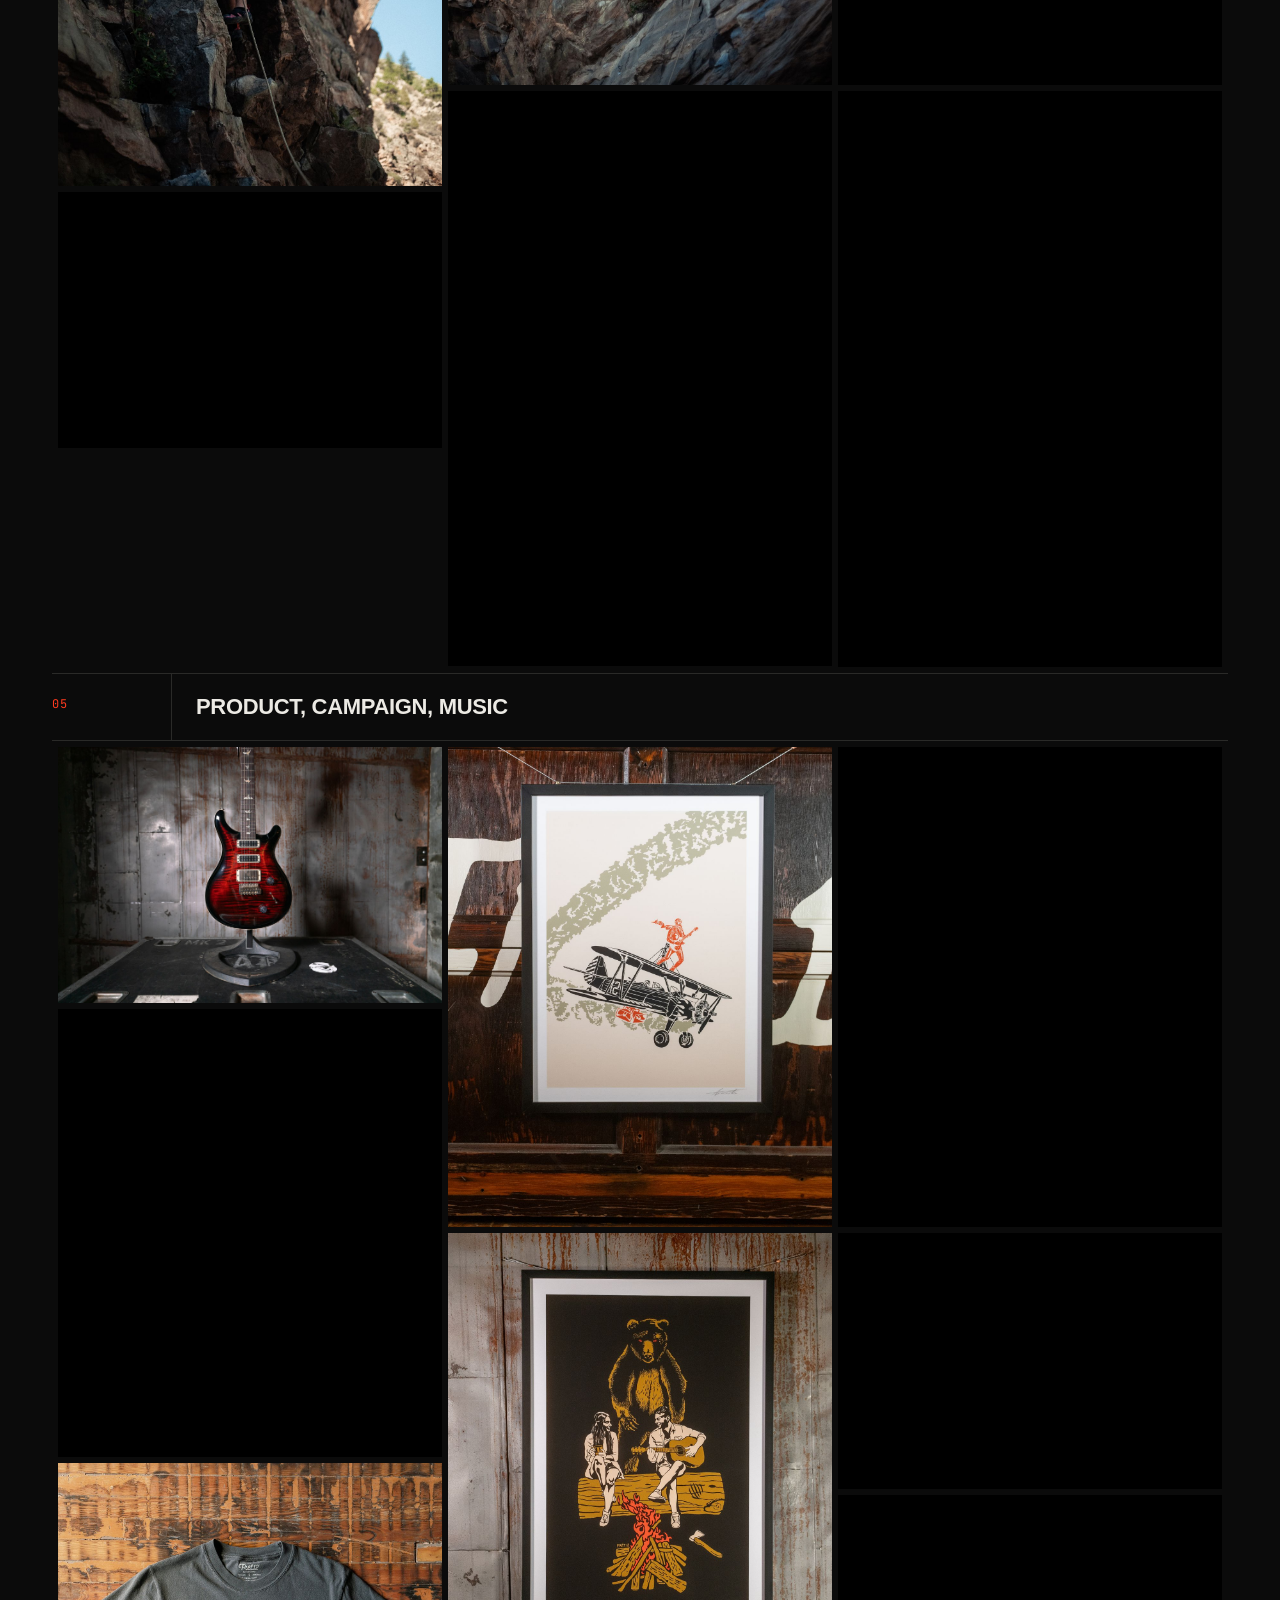
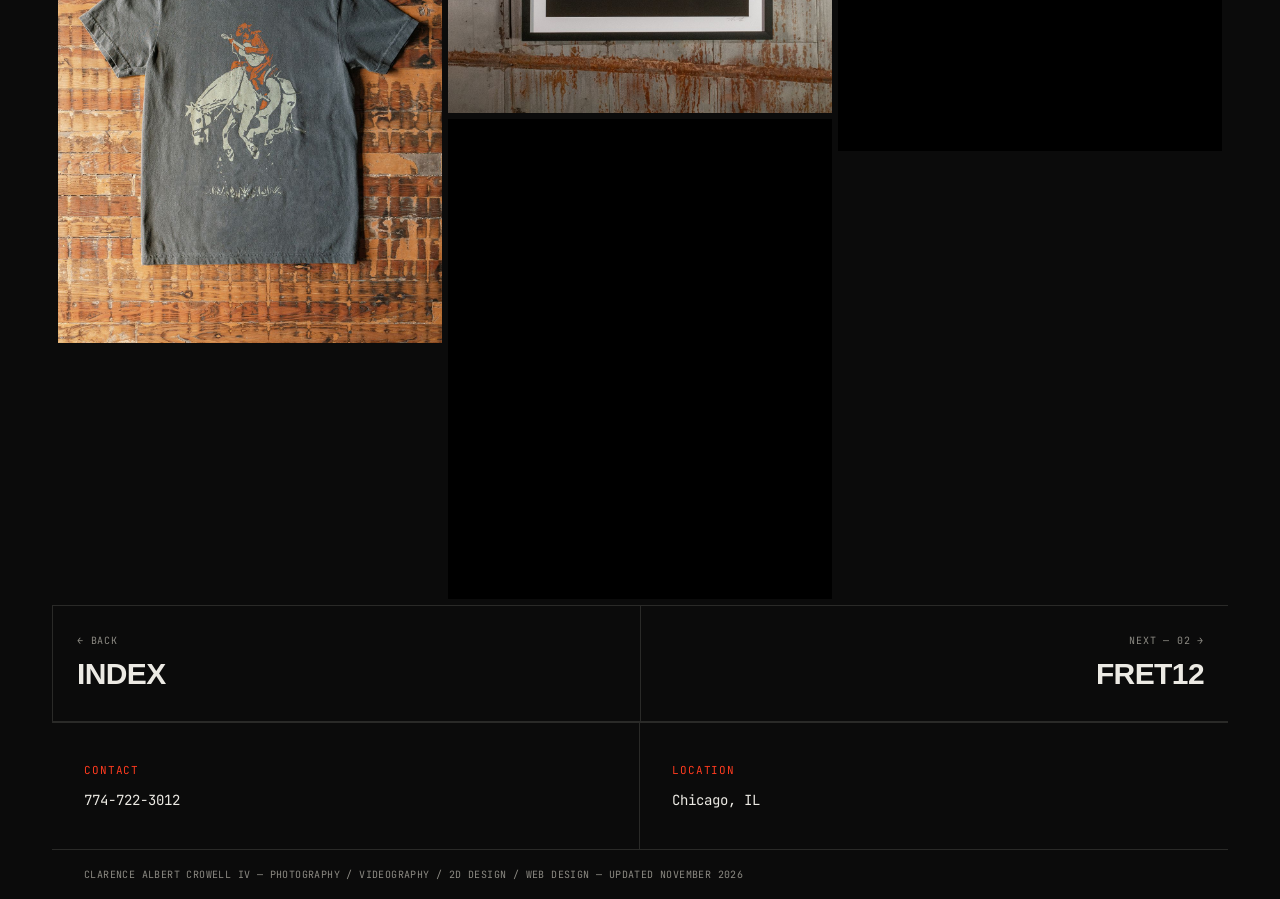
<file: photography/index.html>
<!DOCTYPE html>
<html lang="en-US">
<head>
<meta charset="UTF-8">
<meta name="viewport" content="width=device-width, initial-scale=1.0">
<title>Landscape, Climbing &amp; Product Photography | Clarence Crowell</title>
<meta name="description" content="Landscape and climbing photography from Grand Teton, Yellowstone and Colorado, a photo book on film, and product photography for FRET12 by Clarence Crowell.">
<meta name="author" content="Clarence Crowell">
<link rel="canonical" href="https://clarencecrowell.org/photography/">
<meta name="robots" content="index, follow, max-image-preview:large, max-snippet:-1, max-video-preview:-1">
<meta name="theme-color" content="#0B0B0B">
<meta name="geo.region" content="US-IL">
<meta name="geo.placename" content="Chicago">
<meta name="geo.position" content="41.8781;-87.6298">
<meta name="ICBM" content="41.8781, -87.6298">
<meta property="og:type" content="website">
<meta property="og:locale" content="en_US">
<meta property="og:site_name" content="Clarence Crowell">
<meta property="og:title" content="Landscape, Climbing &amp; Product Photography | Clarence Crowell">
<meta property="og:description" content="Landscape and climbing photography from Grand Teton, Yellowstone and Colorado, a photo book on film, and product photography for FRET12 by Clarence Crowell.">
<meta property="og:url" content="https://clarencecrowell.org/photography/">
<meta property="og:image" content="https://clarencecrowell.org/images/photo/ty-02.jpg">
<meta property="og:image:width" content="1800">
<meta property="og:image:height" content="1201">
<meta property="og:image:alt" content="Landscape, Climbing &amp; Product Photography | Clarence Crowell">
<meta name="twitter:card" content="summary_large_image">
<meta name="twitter:title" content="Landscape, Climbing &amp; Product Photography | Clarence Crowell">
<meta name="twitter:description" content="Landscape and climbing photography from Grand Teton, Yellowstone and Colorado, a photo book on film, and product photography for FRET12 by Clarence Crowell.">
<meta name="twitter:image" content="https://clarencecrowell.org/images/photo/ty-02.jpg">
<link rel="icon" href="/assets/favicon.svg" type="image/svg+xml">
<link rel="apple-touch-icon" href="/assets/apple-touch-icon.png">
<link rel="preconnect" href="https://fonts.googleapis.com">
<link rel="preconnect" href="https://fonts.gstatic.com" crossorigin>
<link href="https://fonts.googleapis.com/css2?family=JetBrains+Mono:wght@400;500;700&display=swap" rel="stylesheet">
<link rel="stylesheet" href="/assets/site.css?v=5">
<script type="application/ld+json">{"@context": "https://schema.org", "@graph": [{"@type": "WebSite", "@id": "https://clarencecrowell.org/#website", "url": "https://clarencecrowell.org/", "name": "Clarence Crowell", "inLanguage": "en-US", "publisher": {"@id": "https://clarencecrowell.org/#person"}, "author": {"@id": "https://clarencecrowell.org/#person"}}, {"@type": "Person", "@id": "https://clarencecrowell.org/#person", "name": "Clarence Crowell", "alternateName": "Clarence Albert Crowell IV", "url": "https://clarencecrowell.org/", "jobTitle": "Photographer and filmmaker", "description": "Chicago photographer and filmmaker. Content creator at FRET12 since 2023, co-founder of Good Fall Studio, and a writer of literary fiction.", "worksFor": {"@type": "Organization", "@id": "https://clarencecrowell.org/#fret12", "name": "FRET12", "url": "https://www.fret12.com", "sameAs": ["https://www.youtube.com/@FRET12"]}, "homeLocation": {"@type": "Place", "name": "Chicago, Illinois", "address": {"@type": "PostalAddress", "addressLocality": "Chicago", "addressRegion": "IL", "addressCountry": "US"}}, "address": {"@type": "PostalAddress", "addressLocality": "Chicago", "addressRegion": "IL", "addressCountry": "US"}, "telephone": "+1-774-722-3012", "knowsAbout": ["Photography", "Landscape photography", "Climbing photography", "Product photography", "Videography", "Video editing", "Color grading", "Documentary film", "Live music video", "Paid social advertising", "Meta ads", "Shopify", "SEO", "Print design", "Literary fiction"], "sameAs": ["https://www.youtube.com/@callycrowell6456"]}, {"@type": "CollectionPage", "@id": "https://clarencecrowell.org/photography/#webpage", "url": "https://clarencecrowell.org/photography/", "name": "Landscape, Climbing & Product Photography | Clarence Crowell", "description": "Landscape and climbing photography from Grand Teton, Yellowstone and Colorado, a photo book on film, and product photography for FRET12 by Clarence Crowell.", "isPartOf": {"@id": "https://clarencecrowell.org/#website"}, "about": {"@id": "https://clarencecrowell.org/#person"}, "author": {"@id": "https://clarencecrowell.org/#person"}, "breadcrumb": {"@id": "https://clarencecrowell.org/photography/#breadcrumb"}, "inLanguage": "en-US", "dateModified": "2026-11-25", "primaryImageOfPage": {"@type": "ImageObject", "url": "https://clarencecrowell.org/images/photo/ty-02.jpg"}, "mainEntity": {"@type": "ImageGallery", "name": "Photography by Clarence Crowell", "image": [{"@type": "ImageObject", "contentUrl": "https://clarencecrowell.org/images/photo/ty-02.jpg", "caption": "Teton Range at dawn above a band of fog", "width": 1800, "height": 1201, "creator": {"@id": "https://clarencecrowell.org/#person"}, "creditText": "Clarence Crowell", "copyrightNotice": "© Clarence Crowell"}, {"@type": "ImageObject", "contentUrl": "https://clarencecrowell.org/images/photo/ty-01.jpg", "caption": "Lower Falls in the Grand Canyon of the Yellowstone", "width": 1800, "height": 1201, "creator": {"@id": "https://clarencecrowell.org/#person"}, "creditText": "Clarence Crowell", "copyrightNotice": "© Clarence Crowell"}, {"@type": "ImageObject", "contentUrl": "https://clarencecrowell.org/images/photo/ty-04.jpg", "caption": "Moose in a dark stand of pines", "width": 1800, "height": 1201, "creator": {"@id": "https://clarencecrowell.org/#person"}, "creditText": "Clarence Crowell", "copyrightNotice": "© Clarence Crowell"}, {"@type": "ImageObject", "contentUrl": "https://clarencecrowell.org/images/photo/ty-06.jpg", "caption": "Teton peaks reflected in still water at dusk", "width": 1800, "height": 1201, "creator": {"@id": "https://clarencecrowell.org/#person"}, "creditText": "Clarence Crowell", "copyrightNotice": "© Clarence Crowell"}, {"@type": "ImageObject", "contentUrl": "https://clarencecrowell.org/images/photo/ty-03.jpg", "caption": "Grand Teton over sagebrush flats", "width": 1201, "height": 1800, "creator": {"@id": "https://clarencecrowell.org/#person"}, "creditText": "Clarence Crowell", "copyrightNotice": "© Clarence Crowell"}, {"@type": "ImageObject", "contentUrl": "https://clarencecrowell.org/images/photo/ty-07.jpg", "caption": "Sun setting behind the Tetons", "width": 1800, "height": 1201, "creator": {"@id": "https://clarencecrowell.org/#person"}, "creditText": "Clarence Crowell", "copyrightNotice": "© Clarence Crowell"}, {"@type": "ImageObject", "contentUrl": "https://clarencecrowell.org/images/photo/ty-05.jpg", "caption": "Moon over a meadow at blue hour", "width": 1800, "height": 1201, "creator": {"@id": "https://clarencecrowell.org/#person"}, "creditText": "Clarence Crowell", "copyrightNotice": "© Clarence Crowell"}, {"@type": "ImageObject", "contentUrl": "https://clarencecrowell.org/images/photo/ty-08.jpg", "caption": "Bison grazing beside the road", "width": 1800, "height": 1201, "creator": {"@id": "https://clarencecrowell.org/#person"}, "creditText": "Clarence Crowell", "copyrightNotice": "© Clarence Crowell"}, {"@type": "ImageObject", "contentUrl": "https://clarencecrowell.org/images/photo/ty-10.jpg", "caption": "Clouds building over the Teton Range", "width": 1800, "height": 1201, "creator": {"@id": "https://clarencecrowell.org/#person"}, "creditText": "Clarence Crowell", "copyrightNotice": "© Clarence Crowell"}, {"@type": "ImageObject", "contentUrl": "https://clarencecrowell.org/images/photo/ty-09.jpg", "caption": "Steam beside a boardwalk in a geyser basin", "width": 1800, "height": 1201, "creator": {"@id": "https://clarencecrowell.org/#person"}, "creditText": "Clarence Crowell", "copyrightNotice": "© Clarence Crowell"}, {"@type": "ImageObject", "contentUrl": "https://clarencecrowell.org/images/photo/ty-11.jpg", "caption": "Sunburst over the Tetons, black and white", "width": 1800, "height": 1201, "creator": {"@id": "https://clarencecrowell.org/#person"}, "creditText": "Clarence Crowell", "copyrightNotice": "© Clarence Crowell"}, {"@type": "ImageObject", "contentUrl": "https://clarencecrowell.org/images/photo/ty-12.jpg", "caption": "Mountain face in haze, black and white", "width": 1800, "height": 1201, "creator": {"@id": "https://clarencecrowell.org/#person"}, "creditText": "Clarence Crowell", "copyrightNotice": "© Clarence Crowell"}, {"@type": "ImageObject", "contentUrl": "https://clarencecrowell.org/images/photo-2.jpg", "caption": "Bison in fog", "width": 1600, "height": 1067, "creator": {"@id": "https://clarencecrowell.org/#person"}, "creditText": "Clarence Crowell", "copyrightNotice": "© Clarence Crowell"}, {"@type": "ImageObject", "contentUrl": "https://clarencecrowell.org/images/photo-3.jpg", "caption": "The Tetons over open grassland, black and white", "width": 1600, "height": 1067, "creator": {"@id": "https://clarencecrowell.org/#person"}, "creditText": "Clarence Crowell", "copyrightNotice": "© Clarence Crowell"}, {"@type": "ImageObject", "contentUrl": "https://clarencecrowell.org/images/photo/disp-cover.jpg", "caption": "Cover of Dispersed, a photo book of Yellowstone and the Grand Tetons", "width": 1800, "height": 1417, "creator": {"@id": "https://clarencecrowell.org/#person"}, "creditText": "Clarence Crowell", "copyrightNotice": "© Clarence Crowell"}, {"@type": "ImageObject", "contentUrl": "https://clarencecrowell.org/images/photo/disp-01.jpg", "caption": "Grand Canyon of the Yellowstone on film", "width": 1273, "height": 1800, "creator": {"@id": "https://clarencecrowell.org/#person"}, "creditText": "Clarence Crowell", "copyrightNotice": "© Clarence Crowell"}, {"@type": "ImageObject", "contentUrl": "https://clarencecrowell.org/images/photo/disp-02.jpg", "caption": "Pond reflecting summer clouds", "width": 1800, "height": 1273, "creator": {"@id": "https://clarencecrowell.org/#person"}, "creditText": "Clarence Crowell", "copyrightNotice": "© Clarence Crowell"}, {"@type": "ImageObject", "contentUrl": "https://clarencecrowell.org/images/photo/disp-03.jpg", "caption": "Hot spring terraces", "width": 1800, "height": 1273, "creator": {"@id": "https://clarencecrowell.org/#person"}, "creditText": "Clarence Crowell", "copyrightNotice": "© Clarence Crowell"}, {"@type": "ImageObject", "contentUrl": "https://clarencecrowell.org/images/photo/disp-04.jpg", "caption": "Thermal runoff steaming through a basin", "width": 1273, "height": 1800, "creator": {"@id": "https://clarencecrowell.org/#person"}, "creditText": "Clarence Crowell", "copyrightNotice": "© Clarence Crowell"}, {"@type": "ImageObject", "contentUrl": "https://clarencecrowell.org/images/photo/disp-05.jpg", "caption": "Ridge silhouette under a bank of cloud", "width": 1800, "height": 1273, "creator": {"@id": "https://clarencecrowell.org/#person"}, "creditText": "Clarence Crowell", "copyrightNotice": "© Clarence Crowell"}, {"@type": "ImageObject", "contentUrl": "https://clarencecrowell.org/images/photo/disp-06.jpg", "caption": "Lake at dusk", "width": 1800, "height": 1273, "creator": {"@id": "https://clarencecrowell.org/#person"}, "creditText": "Clarence Crowell", "copyrightNotice": "© Clarence Crowell"}, {"@type": "ImageObject", "contentUrl": "https://clarencecrowell.org/images/photo/disp-07.jpg", "caption": "Horses grazing below the Tetons", "width": 1800, "height": 1273, "creator": {"@id": "https://clarencecrowell.org/#person"}, "creditText": "Clarence Crowell", "copyrightNotice": "© Clarence Crowell"}, {"@type": "ImageObject", "contentUrl": "https://clarencecrowell.org/images/photo/disp-08.jpg", "caption": "Bison crossing the road", "width": 1800, "height": 1273, "creator": {"@id": "https://clarencecrowell.org/#person"}, "creditText": "Clarence Crowell", "copyrightNotice": "© Clarence Crowell"}, {"@type": "ImageObject", "contentUrl": "https://clarencecrowell.org/images/photo/disp-09.jpg", "caption": "Dead trees in a thermal basin at sunset", "width": 1800, "height": 1273, "creator": {"@id": "https://clarencecrowell.org/#person"}, "creditText": "Clarence Crowell", "copyrightNotice": "© Clarence Crowell"}, {"@type": "ImageObject", "contentUrl": "https://clarencecrowell.org/images/photo/disp-10.jpg", "caption": "Grand Teton on film", "width": 1800, "height": 1273, "creator": {"@id": "https://clarencecrowell.org/#person"}, "creditText": "Clarence Crowell", "copyrightNotice": "© Clarence Crowell"}, {"@type": "ImageObject", "contentUrl": "https://clarencecrowell.org/images/photo/disp-11.jpg", "caption": "Snow-filled cirque below rock peaks", "width": 1273, "height": 1800, "creator": {"@id": "https://clarencecrowell.org/#person"}, "creditText": "Clarence Crowell", "copyrightNotice": "© Clarence Crowell"}, {"@type": "ImageObject", "contentUrl": "https://clarencecrowell.org/images/photo-1.jpg", "caption": "Two hikers on a granite overlook above a pine forest", "width": 1600, "height": 1067, "creator": {"@id": "https://clarencecrowell.org/#person"}, "creditText": "Clarence Crowell", "copyrightNotice": "© Clarence Crowell"}, {"@type": "ImageObject", "contentUrl": "https://clarencecrowell.org/images/photo/co-02.jpg", "caption": "Green alpine lake below granite cliffs", "width": 1800, "height": 1201, "creator": {"@id": "https://clarencecrowell.org/#person"}, "creditText": "Clarence Crowell", "copyrightNotice": "© Clarence Crowell"}, {"@type": "ImageObject", "contentUrl": "https://clarencecrowell.org/images/photo/co-05.jpg", "caption": "High peaks under summer clouds", "width": 1800, "height": 1201, "creator": {"@id": "https://clarencecrowell.org/#person"}, "creditText": "Clarence Crowell", "copyrightNotice": "© Clarence Crowell"}, {"@type": "ImageObject", "contentUrl": "https://clarencecrowell.org/images/photo/co-04.jpg", "caption": "Jagged peak above the trees", "width": 1800, "height": 1201, "creator": {"@id": "https://clarencecrowell.org/#person"}, "creditText": "Clarence Crowell", "copyrightNotice": "© Clarence Crowell"}, {"@type": "ImageObject", "contentUrl": "https://clarencecrowell.org/images/photo/co-06.jpg", "caption": "Boulders in a green alpine lake", "width": 1201, "height": 1800, "creator": {"@id": "https://clarencecrowell.org/#person"}, "creditText": "Clarence Crowell", "copyrightNotice": "© Clarence Crowell"}, {"@type": "ImageObject", "contentUrl": "https://clarencecrowell.org/images/photo/co-01.jpg", "caption": "Wide mountain meadow", "width": 1800, "height": 1012, "creator": {"@id": "https://clarencecrowell.org/#person"}, "creditText": "Clarence Crowell", "copyrightNotice": "© Clarence Crowell"}, {"@type": "ImageObject", "contentUrl": "https://clarencecrowell.org/images/photo/co-07.jpg", "caption": "Mountain stream over granite", "width": 1201, "height": 1800, "creator": {"@id": "https://clarencecrowell.org/#person"}, "creditText": "Clarence Crowell", "copyrightNotice": "© Clarence Crowell"}, {"@type": "ImageObject", "contentUrl": "https://clarencecrowell.org/images/photo/co-03.jpg", "caption": "Glacial valley and lake, black and white", "width": 1800, "height": 1201, "creator": {"@id": "https://clarencecrowell.org/#person"}, "creditText": "Clarence Crowell", "copyrightNotice": "© Clarence Crowell"}, {"@type": "ImageObject", "contentUrl": "https://clarencecrowell.org/images/photo/co-08.jpg", "caption": "Dead tree on a granite ridge", "width": 1201, "height": 1800, "creator": {"@id": "https://clarencecrowell.org/#person"}, "creditText": "Clarence Crowell", "copyrightNotice": "© Clarence Crowell"}, {"@type": "ImageObject", "contentUrl": "https://clarencecrowell.org/images/photo/co-11.jpg", "caption": "Rock spire against a blue sky", "width": 1201, "height": 1800, "creator": {"@id": "https://clarencecrowell.org/#person"}, "creditText": "Clarence Crowell", "copyrightNotice": "© Clarence Crowell"}, {"@type": "ImageObject", "contentUrl": "https://clarencecrowell.org/images/photo/co-10.jpg", "caption": "Forested ridge under clouds", "width": 1800, "height": 1201, "creator": {"@id": "https://clarencecrowell.org/#person"}, "creditText": "Clarence Crowell", "copyrightNotice": "© Clarence Crowell"}, {"@type": "ImageObject", "contentUrl": "https://clarencecrowell.org/images/photo/co-09.jpg", "caption": "Creek through dark forest, black and white", "width": 1800, "height": 1201, "creator": {"@id": "https://clarencecrowell.org/#person"}, "creditText": "Clarence Crowell", "copyrightNotice": "© Clarence Crowell"}, {"@type": "ImageObject", "contentUrl": "https://clarencecrowell.org/images/photo/co-12.jpg", "caption": "Figure on a ridgeline, black and white", "width": 1800, "height": 1201, "creator": {"@id": "https://clarencecrowell.org/#person"}, "creditText": "Clarence Crowell", "copyrightNotice": "© Clarence Crowell"}, {"@type": "ImageObject", "contentUrl": "https://clarencecrowell.org/images/photo/cl-06.jpg", "caption": "Climber on a sandstone boulder above Horsetooth Reservoir", "width": 1800, "height": 1674, "creator": {"@id": "https://clarencecrowell.org/#person"}, "creditText": "Clarence Crowell", "copyrightNotice": "© Clarence Crowell"}, {"@type": "ImageObject", "contentUrl": "https://clarencecrowell.org/images/photo/cl-01.jpg", "caption": "Climber on a sunlit rock face", "width": 1201, "height": 1800, "creator": {"@id": "https://clarencecrowell.org/#person"}, "creditText": "Clarence Crowell", "copyrightNotice": "© Clarence Crowell"}, {"@type": "ImageObject", "contentUrl": "https://clarencecrowell.org/images/photo/cl-04.jpg", "caption": "Climber under an overhang against the sky", "width": 1800, "height": 1201, "creator": {"@id": "https://clarencecrowell.org/#person"}, "creditText": "Clarence Crowell", "copyrightNotice": "© Clarence Crowell"}, {"@type": "ImageObject", "contentUrl": "https://clarencecrowell.org/images/photo/cl-03.jpg", "caption": "Bouldering above a reservoir", "width": 1800, "height": 1201, "creator": {"@id": "https://clarencecrowell.org/#person"}, "creditText": "Clarence Crowell", "copyrightNotice": "© Clarence Crowell"}, {"@type": "ImageObject", "contentUrl": "https://clarencecrowell.org/images/photo/cl-02.jpg", "caption": "Climber on a steep wall", "width": 1201, "height": 1800, "creator": {"@id": "https://clarencecrowell.org/#person"}, "creditText": "Clarence Crowell", "copyrightNotice": "© Clarence Crowell"}, {"@type": "ImageObject", "contentUrl": "https://clarencecrowell.org/images/photo/cl-05.jpg", "caption": "Climber on red sandstone by a lake", "width": 1201, "height": 1800, "creator": {"@id": "https://clarencecrowell.org/#person"}, "creditText": "Clarence Crowell", "copyrightNotice": "© Clarence Crowell"}, {"@type": "ImageObject", "contentUrl": "https://clarencecrowell.org/images/photo/cl-09.jpg", "caption": "Bouldering on a granite boulder in the woods", "width": 1201, "height": 1800, "creator": {"@id": "https://clarencecrowell.org/#person"}, "creditText": "Clarence Crowell", "copyrightNotice": "© Clarence Crowell"}, {"@type": "ImageObject", "contentUrl": "https://clarencecrowell.org/images/photo/cl-08.jpg", "caption": "Horsetooth Reservoir from the boulders", "width": 1800, "height": 1201, "creator": {"@id": "https://clarencecrowell.org/#person"}, "creditText": "Clarence Crowell", "copyrightNotice": "© Clarence Crowell"}, {"@type": "ImageObject", "contentUrl": "https://clarencecrowell.org/images/photo-4.jpg", "caption": "Climber on an overhanging gym wall", "width": 1067, "height": 1600, "creator": {"@id": "https://clarencecrowell.org/#person"}, "creditText": "Clarence Crowell", "copyrightNotice": "© Clarence Crowell"}, {"@type": "ImageObject", "contentUrl": "https://clarencecrowell.org/images/photo/pr-02.jpg", "caption": "Red electric guitar on a road case", "width": 1800, "height": 1201, "creator": {"@id": "https://clarencecrowell.org/#person"}, "creditText": "Clarence Crowell", "copyrightNotice": "© Clarence Crowell"}, {"@type": "ImageObject", "contentUrl": "https://clarencecrowell.org/images/photo/pr-01.jpg", "caption": "White electric guitar on a stand", "width": 1200, "height": 1400, "creator": {"@id": "https://clarencecrowell.org/#person"}, "creditText": "Clarence Crowell", "copyrightNotice": "© Clarence Crowell"}, {"@type": "ImageObject", "contentUrl": "https://clarencecrowell.org/images/photo/pr-04.jpg", "caption": "Graphic tee flat lay on wood", "width": 1200, "height": 1500, "creator": {"@id": "https://clarencecrowell.org/#person"}, "creditText": "Clarence Crowell", "copyrightNotice": "© Clarence Crowell"}, {"@type": "ImageObject", "contentUrl": "https://clarencecrowell.org/images/photo/pr-05.jpg", "caption": "Framed biplane print on a weathered wall", "width": 1200, "height": 1500, "creator": {"@id": "https://clarencecrowell.org/#person"}, "creditText": "Clarence Crowell", "copyrightNotice": "© Clarence Crowell"}, {"@type": "ImageObject", "contentUrl": "https://clarencecrowell.org/images/photo/pr-06.jpg", "caption": "Framed campfire print", "width": 1200, "height": 1500, "creator": {"@id": "https://clarencecrowell.org/#person"}, "creditText": "Clarence Crowell", "copyrightNotice": "© Clarence Crowell"}, {"@type": "ImageObject", "contentUrl": "https://clarencecrowell.org/images/photo/pr-07.jpg", "caption": "Framed Detroit print", "width": 1200, "height": 1500, "creator": {"@id": "https://clarencecrowell.org/#person"}, "creditText": "Clarence Crowell", "copyrightNotice": "© Clarence Crowell"}, {"@type": "ImageObject", "contentUrl": "https://clarencecrowell.org/images/photo/pr-08.jpg", "caption": "Framed pedal print", "width": 1200, "height": 1500, "creator": {"@id": "https://clarencecrowell.org/#person"}, "creditText": "Clarence Crowell", "copyrightNotice": "© Clarence Crowell"}, {"@type": "ImageObject", "contentUrl": "https://clarencecrowell.org/images/photo-5.jpg", "caption": "Street portrait in an olive jacket as a cyclist passes", "width": 1600, "height": 1069, "creator": {"@id": "https://clarencecrowell.org/#person"}, "creditText": "Clarence Crowell", "copyrightNotice": "© Clarence Crowell"}, {"@type": "ImageObject", "contentUrl": "https://clarencecrowell.org/images/photo-6.jpg", "caption": "Guitarist and bassist on stage", "width": 1600, "height": 1067, "creator": {"@id": "https://clarencecrowell.org/#person"}, "creditText": "Clarence Crowell", "copyrightNotice": "© Clarence Crowell"}]}}, {"@type": "BreadcrumbList", "@id": "https://clarencecrowell.org/photography/#breadcrumb", "itemListElement": [{"@type": "ListItem", "position": 1, "name": "Clarence Crowell", "item": "https://clarencecrowell.org/"}, {"@type": "ListItem", "position": 2, "name": "Photography", "item": "https://clarencecrowell.org/photography/"}]}]}</script>
</head>
<body>
<a class="skip" href="#main">Skip to content</a>
<header class="masthead"><div class="wrap masthead-row"><a class="brand" href="/">Crowell IV</a><nav aria-label="Sections"><ul><li><a href="/photography/" aria-current="page">Photo</a></li><li><a href="/fret12/">FRET12</a></li><li><a href="/rail-jacket/">Rail Jacket</a></li><li><a href="/ads/">Ads</a></li><li><a href="/back-to-craft/">Back to Craft</a></li><li><a href="/music/">Music</a></li><li><a href="/goodfall/">Goodfall</a></li><li><a href="/documentary/">Doc</a></li><li><a href="/real-estate/">R.E.</a></li><li><a href="/writing/">Writing</a></li><li><a href="#contact">Contact</a></li></ul></nav></div></header>
<main id="main" class="wrap">
<section class="page-head"><div class="crumbs"><span><a href="/">Index</a> / <span class="num">01</span></span><span>Stills</span></div><h1>Photography</h1><div class="page-meta">Outdoor / Climbing / Music / Product / Campaign</div></section>
<section class="writeup" aria-labelledby="about-h"><h2 class="label" id="about-h">About</h2><div class="body"><p>Landscape, wildlife, climbing, live music, and the product and campaign work I shoot for FRET12.</p><p>Most of the landscape work comes from trips west: Grand Teton and Yellowstone, Rocky Mountain National Park, and the rock around Colorado&rsquo;s Front Range. <i>Dispersed</i> is a photo book I made from the Yellowstone and Teton trip, shot on film.</p><p>Nearly every photo on fret12.com is mine. Each launch gets a photo set that goes with its film: I plan it with FRET12&rsquo;s creative director, then shoot, edit and publish it.</p><p>Click any photo to see it larger.</p></div><aside class="side"><dl class="credits"><dt>Subjects</dt><dd>Landscape, wildlife, climbing, live music, product, campaign</dd><dt>Places</dt><dd>Grand Teton, Yellowstone, Rocky Mountain National Park, Horsetooth</dd><dt>Clients</dt><dd><a href="https://www.fret12.com" rel="noopener">FRET12</a>, Good Fall Studio</dd><dt>More photography</dt><dd><a href="/goodfall/">Good Fall Studio</a>, <a href="/rail-jacket/">Rail Jacket</a></dd></dl><div class="role-tags"><span class="role-tag">Photographer</span><span class="role-tag">Photo Editor</span></div></aside></section><div class="sub-head"><div class="label">01</div><h2>Grand Teton &amp; Yellowstone</h2></div><div class="masonry"><figure><img src="/images/photo/ty-02.jpg" alt="Teton Range at dawn above a band of fog" width="1800" height="1201" loading="lazy" decoding="async"></figure><figure><img src="/images/photo/ty-01.jpg" alt="Lower Falls in the Grand Canyon of the Yellowstone" width="1800" height="1201" loading="lazy" decoding="async"></figure><figure><img src="/images/photo/ty-04.jpg" alt="Moose in a dark stand of pines" width="1800" height="1201" loading="lazy" decoding="async"></figure><figure><img src="/images/photo/ty-06.jpg" alt="Teton peaks reflected in still water at dusk" width="1800" height="1201" loading="lazy" decoding="async"></figure><figure><img src="/images/photo/ty-03.jpg" alt="Grand Teton over sagebrush flats" width="1201" height="1800" loading="lazy" decoding="async"></figure><figure><img src="/images/photo/ty-07.jpg" alt="Sun setting behind the Tetons" width="1800" height="1201" loading="lazy" decoding="async"></figure><figure><img src="/images/photo/ty-05.jpg" alt="Moon over a meadow at blue hour" width="1800" height="1201" loading="lazy" decoding="async"></figure><figure><img src="/images/photo/ty-08.jpg" alt="Bison grazing beside the road" width="1800" height="1201" loading="lazy" decoding="async"></figure><figure><img src="/images/photo/ty-10.jpg" alt="Clouds building over the Teton Range" width="1800" height="1201" loading="lazy" decoding="async"></figure><figure><img src="/images/photo/ty-09.jpg" alt="Steam beside a boardwalk in a geyser basin" width="1800" height="1201" loading="lazy" decoding="async"></figure><figure><img src="/images/photo/ty-11.jpg" alt="Sunburst over the Tetons, black and white" width="1800" height="1201" loading="lazy" decoding="async"></figure><figure><img src="/images/photo/ty-12.jpg" alt="Mountain face in haze, black and white" width="1800" height="1201" loading="lazy" decoding="async"></figure><figure><img src="/images/photo-2.jpg" alt="Bison in fog" width="1600" height="1067" loading="lazy" decoding="async"></figure><figure><img src="/images/photo-3.jpg" alt="The Tetons over open grassland, black and white" width="1600" height="1067" loading="lazy" decoding="async"></figure></div><div class="sub-head"><div class="label">02</div><h2>Dispersed &mdash; a photo book on film</h2></div><div class="masonry"><figure><span class="tag">Cover</span><img src="/images/photo/disp-cover.jpg" alt="Cover of Dispersed, a photo book of Yellowstone and the Grand Tetons" width="1800" height="1417" loading="lazy" decoding="async"></figure><figure><img src="/images/photo/disp-01.jpg" alt="Grand Canyon of the Yellowstone on film" width="1273" height="1800" loading="lazy" decoding="async"></figure><figure><img src="/images/photo/disp-02.jpg" alt="Pond reflecting summer clouds" width="1800" height="1273" loading="lazy" decoding="async"></figure><figure><img src="/images/photo/disp-03.jpg" alt="Hot spring terraces" width="1800" height="1273" loading="lazy" decoding="async"></figure><figure><img src="/images/photo/disp-04.jpg" alt="Thermal runoff steaming through a basin" width="1273" height="1800" loading="lazy" decoding="async"></figure><figure><img src="/images/photo/disp-05.jpg" alt="Ridge silhouette under a bank of cloud" width="1800" height="1273" loading="lazy" decoding="async"></figure><figure><img src="/images/photo/disp-06.jpg" alt="Lake at dusk" width="1800" height="1273" loading="lazy" decoding="async"></figure><figure><img src="/images/photo/disp-07.jpg" alt="Horses grazing below the Tetons" width="1800" height="1273" loading="lazy" decoding="async"></figure><figure><img src="/images/photo/disp-08.jpg" alt="Bison crossing the road" width="1800" height="1273" loading="lazy" decoding="async"></figure><figure><img src="/images/photo/disp-09.jpg" alt="Dead trees in a thermal basin at sunset" width="1800" height="1273" loading="lazy" decoding="async"></figure><figure><img src="/images/photo/disp-10.jpg" alt="Grand Teton on film" width="1800" height="1273" loading="lazy" decoding="async"></figure><figure><img src="/images/photo/disp-11.jpg" alt="Snow-filled cirque below rock peaks" width="1273" height="1800" loading="lazy" decoding="async"></figure></div><div class="sub-head"><div class="label">03</div><h2>Colorado</h2></div><div class="masonry"><figure><img src="/images/photo-1.jpg" alt="Two hikers on a granite overlook above a pine forest" width="1600" height="1067" loading="lazy" decoding="async"></figure><figure><img src="/images/photo/co-02.jpg" alt="Green alpine lake below granite cliffs" width="1800" height="1201" loading="lazy" decoding="async"></figure><figure><img src="/images/photo/co-05.jpg" alt="High peaks under summer clouds" width="1800" height="1201" loading="lazy" decoding="async"></figure><figure><img src="/images/photo/co-04.jpg" alt="Jagged peak above the trees" width="1800" height="1201" loading="lazy" decoding="async"></figure><figure><img src="/images/photo/co-06.jpg" alt="Boulders in a green alpine lake" width="1201" height="1800" loading="lazy" decoding="async"></figure><figure><img src="/images/photo/co-01.jpg" alt="Wide mountain meadow" width="1800" height="1012" loading="lazy" decoding="async"></figure><figure><img src="/images/photo/co-07.jpg" alt="Mountain stream over granite" width="1201" height="1800" loading="lazy" decoding="async"></figure><figure><img src="/images/photo/co-03.jpg" alt="Glacial valley and lake, black and white" width="1800" height="1201" loading="lazy" decoding="async"></figure><figure><img src="/images/photo/co-08.jpg" alt="Dead tree on a granite ridge" width="1201" height="1800" loading="lazy" decoding="async"></figure><figure><img src="/images/photo/co-11.jpg" alt="Rock spire against a blue sky" width="1201" height="1800" loading="lazy" decoding="async"></figure><figure><img src="/images/photo/co-10.jpg" alt="Forested ridge under clouds" width="1800" height="1201" loading="lazy" decoding="async"></figure><figure><img src="/images/photo/co-09.jpg" alt="Creek through dark forest, black and white" width="1800" height="1201" loading="lazy" decoding="async"></figure><figure><img src="/images/photo/co-12.jpg" alt="Figure on a ridgeline, black and white" width="1800" height="1201" loading="lazy" decoding="async"></figure></div><div class="sub-head"><div class="label">04</div><h2>Climbing</h2></div><div class="masonry"><figure><img src="/images/photo/cl-06.jpg" alt="Climber on a sandstone boulder above Horsetooth Reservoir" width="1800" height="1674" loading="lazy" decoding="async"></figure><figure><img src="/images/photo/cl-01.jpg" alt="Climber on a sunlit rock face" width="1201" height="1800" loading="lazy" decoding="async"></figure><figure><img src="/images/photo/cl-04.jpg" alt="Climber under an overhang against the sky" width="1800" height="1201" loading="lazy" decoding="async"></figure><figure><img src="/images/photo/cl-03.jpg" alt="Bouldering above a reservoir" width="1800" height="1201" loading="lazy" decoding="async"></figure><figure><img src="/images/photo/cl-02.jpg" alt="Climber on a steep wall" width="1201" height="1800" loading="lazy" decoding="async"></figure><figure><img src="/images/photo/cl-05.jpg" alt="Climber on red sandstone by a lake" width="1201" height="1800" loading="lazy" decoding="async"></figure><figure><img src="/images/photo/cl-09.jpg" alt="Bouldering on a granite boulder in the woods" width="1201" height="1800" loading="lazy" decoding="async"></figure><figure><img src="/images/photo/cl-08.jpg" alt="Horsetooth Reservoir from the boulders" width="1800" height="1201" loading="lazy" decoding="async"></figure><figure><img src="/images/photo-4.jpg" alt="Climber on an overhanging gym wall" width="1067" height="1600" loading="lazy" decoding="async"></figure></div><div class="sub-head"><div class="label">05</div><h2>Product, Campaign, Music</h2></div><div class="masonry"><figure><img src="/images/photo/pr-02.jpg" alt="Red electric guitar on a road case" width="1800" height="1201" loading="lazy" decoding="async"></figure><figure><img src="/images/photo/pr-01.jpg" alt="White electric guitar on a stand" width="1200" height="1400" loading="lazy" decoding="async"></figure><figure><img src="/images/photo/pr-04.jpg" alt="Graphic tee flat lay on wood" width="1200" height="1500" loading="lazy" decoding="async"></figure><figure><img src="/images/photo/pr-05.jpg" alt="Framed biplane print on a weathered wall" width="1200" height="1500" loading="lazy" decoding="async"></figure><figure><img src="/images/photo/pr-06.jpg" alt="Framed campfire print" width="1200" height="1500" loading="lazy" decoding="async"></figure><figure><img src="/images/photo/pr-07.jpg" alt="Framed Detroit print" width="1200" height="1500" loading="lazy" decoding="async"></figure><figure><img src="/images/photo/pr-08.jpg" alt="Framed pedal print" width="1200" height="1500" loading="lazy" decoding="async"></figure><figure><img src="/images/photo-5.jpg" alt="Street portrait in an olive jacket as a cyclist passes" width="1600" height="1069" loading="lazy" decoding="async"></figure><figure><img src="/images/photo-6.jpg" alt="Guitarist and bassist on stage" width="1600" height="1067" loading="lazy" decoding="async"></figure></div>
<nav class="pager" aria-label="More work"><a href="/"><small>&larr; Back</small><strong>Index</strong></a><a href="/fret12/"><small>Next &mdash; 02 &rarr;</small><strong>FRET12</strong></a></nav>
</main>
<footer id="contact">
<div class="wrap">
<div class="footer-grid" style="border-top:1px solid var(--line);">
<div class="footer-cell">
<div class="footer-label">Contact</div>
<a href="tel:+17747223012">774-722-3012</a>
</div>
<div class="footer-cell">
<div class="footer-label">Location</div>
<span class="foot-text">Chicago, IL</span>
</div>
</div>
<div class="fine">Clarence Albert Crowell IV &mdash; Photography / Videography / 2D Design / Web Design &mdash; Updated November 2026</div>
</div>
</footer>
<script src="/assets/site.js?v=5" defer></script>
</body>
</html>
</file>
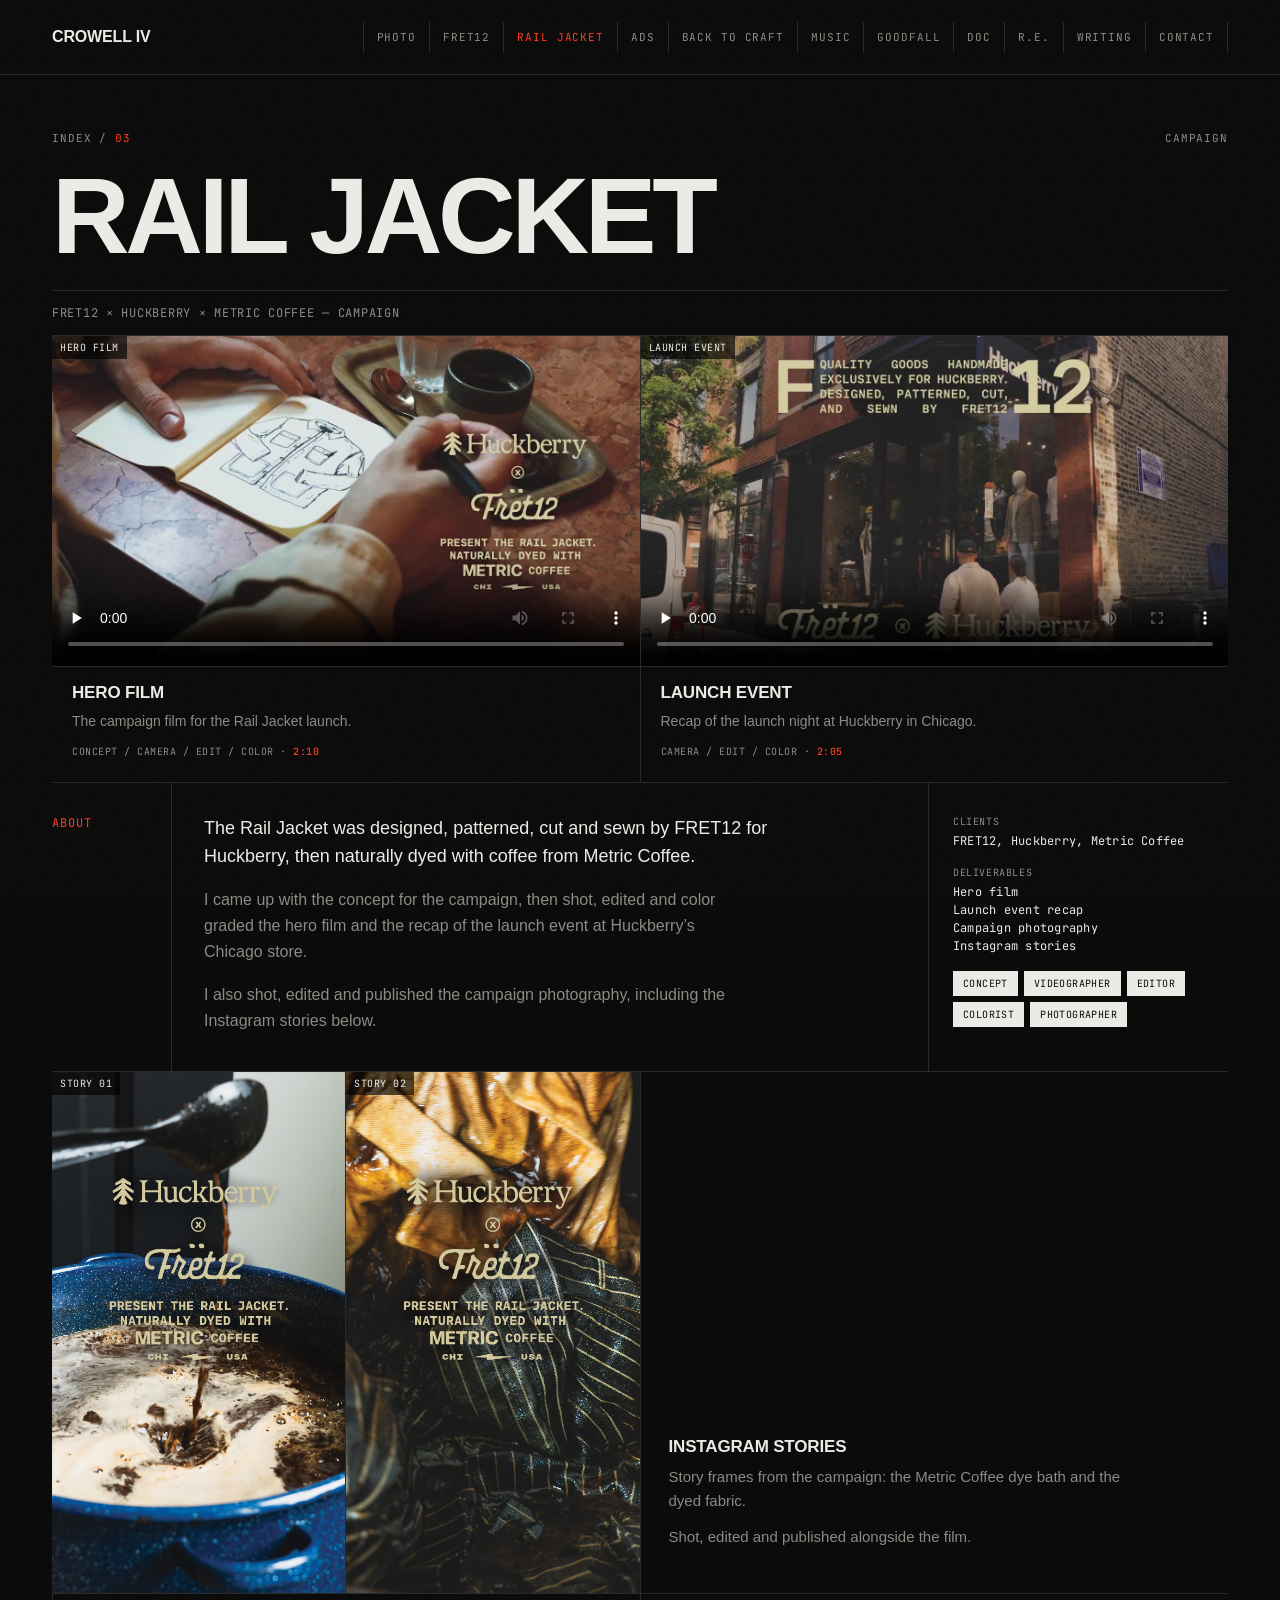
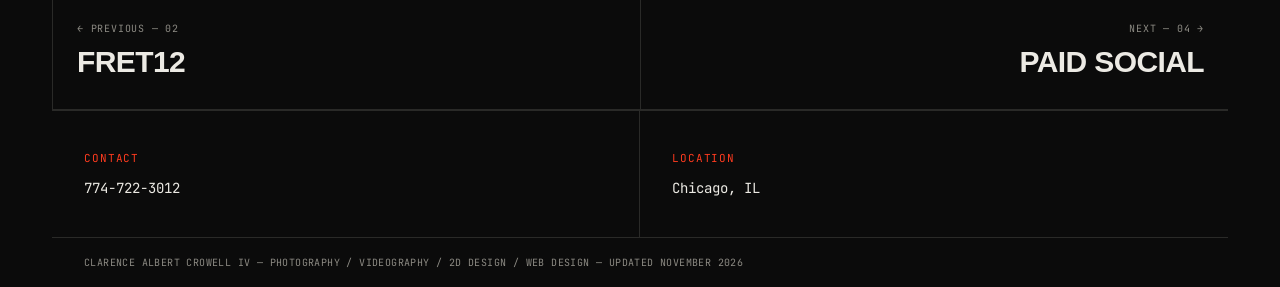
<file: rail-jacket/index.html>
<!DOCTYPE html>
<html lang="en-US">
<head>
<meta charset="UTF-8">
<meta name="viewport" content="width=device-width, initial-scale=1.0">
<title>Rail Jacket Campaign, FRET12 × Huckberry | Clarence Crowell</title>
<meta name="description" content="The Rail Jacket campaign for FRET12, Huckberry and Metric Coffee: hero film, launch recap and photography, concepted, shot and graded by Clarence Crowell.">
<meta name="author" content="Clarence Crowell">
<link rel="canonical" href="https://clarencecrowell.org/rail-jacket/">
<meta name="robots" content="index, follow, max-image-preview:large, max-snippet:-1, max-video-preview:-1">
<meta name="theme-color" content="#0B0B0B">
<meta name="geo.region" content="US-IL">
<meta name="geo.placename" content="Chicago">
<meta name="geo.position" content="41.8781;-87.6298">
<meta name="ICBM" content="41.8781, -87.6298">
<meta property="og:type" content="website">
<meta property="og:locale" content="en_US">
<meta property="og:site_name" content="Clarence Crowell">
<meta property="og:title" content="Rail Jacket Campaign, FRET12 × Huckberry | Clarence Crowell">
<meta property="og:description" content="The Rail Jacket campaign for FRET12, Huckberry and Metric Coffee: hero film, launch recap and photography, concepted, shot and graded by Clarence Crowell.">
<meta property="og:url" content="https://clarencecrowell.org/rail-jacket/">
<meta property="og:image" content="https://clarencecrowell.org/images/poster-rail-jacket-film.jpg">
<meta property="og:image:width" content="1280">
<meta property="og:image:height" content="720">
<meta property="og:image:alt" content="Rail Jacket Campaign, FRET12 × Huckberry | Clarence Crowell">
<meta name="twitter:card" content="summary_large_image">
<meta name="twitter:title" content="Rail Jacket Campaign, FRET12 × Huckberry | Clarence Crowell">
<meta name="twitter:description" content="The Rail Jacket campaign for FRET12, Huckberry and Metric Coffee: hero film, launch recap and photography, concepted, shot and graded by Clarence Crowell.">
<meta name="twitter:image" content="https://clarencecrowell.org/images/poster-rail-jacket-film.jpg">
<link rel="icon" href="/assets/favicon.svg" type="image/svg+xml">
<link rel="apple-touch-icon" href="/assets/apple-touch-icon.png">
<link rel="preconnect" href="https://fonts.googleapis.com">
<link rel="preconnect" href="https://fonts.gstatic.com" crossorigin>
<link href="https://fonts.googleapis.com/css2?family=JetBrains+Mono:wght@400;500;700&display=swap" rel="stylesheet">
<link rel="stylesheet" href="/assets/site.css?v=5">
<script type="application/ld+json">{"@context": "https://schema.org", "@graph": [{"@type": "WebSite", "@id": "https://clarencecrowell.org/#website", "url": "https://clarencecrowell.org/", "name": "Clarence Crowell", "inLanguage": "en-US", "publisher": {"@id": "https://clarencecrowell.org/#person"}, "author": {"@id": "https://clarencecrowell.org/#person"}}, {"@type": "Person", "@id": "https://clarencecrowell.org/#person", "name": "Clarence Crowell", "alternateName": "Clarence Albert Crowell IV", "url": "https://clarencecrowell.org/", "jobTitle": "Photographer and filmmaker", "description": "Chicago photographer and filmmaker. Content creator at FRET12 since 2023, co-founder of Good Fall Studio, and a writer of literary fiction.", "worksFor": {"@type": "Organization", "@id": "https://clarencecrowell.org/#fret12", "name": "FRET12", "url": "https://www.fret12.com", "sameAs": ["https://www.youtube.com/@FRET12"]}, "homeLocation": {"@type": "Place", "name": "Chicago, Illinois", "address": {"@type": "PostalAddress", "addressLocality": "Chicago", "addressRegion": "IL", "addressCountry": "US"}}, "address": {"@type": "PostalAddress", "addressLocality": "Chicago", "addressRegion": "IL", "addressCountry": "US"}, "telephone": "+1-774-722-3012", "knowsAbout": ["Photography", "Landscape photography", "Climbing photography", "Product photography", "Videography", "Video editing", "Color grading", "Documentary film", "Live music video", "Paid social advertising", "Meta ads", "Shopify", "SEO", "Print design", "Literary fiction"], "sameAs": ["https://www.youtube.com/@callycrowell6456"]}, {"@type": "CollectionPage", "@id": "https://clarencecrowell.org/rail-jacket/#webpage", "url": "https://clarencecrowell.org/rail-jacket/", "name": "Rail Jacket Campaign, FRET12 × Huckberry | Clarence Crowell", "description": "The Rail Jacket campaign for FRET12, Huckberry and Metric Coffee: hero film, launch recap and photography, concepted, shot and graded by Clarence Crowell.", "isPartOf": {"@id": "https://clarencecrowell.org/#website"}, "about": {"@id": "https://clarencecrowell.org/#person"}, "author": {"@id": "https://clarencecrowell.org/#person"}, "breadcrumb": {"@id": "https://clarencecrowell.org/rail-jacket/#breadcrumb"}, "inLanguage": "en-US", "dateModified": "2026-11-25", "primaryImageOfPage": {"@type": "ImageObject", "url": "https://clarencecrowell.org/images/poster-rail-jacket-film.jpg"}, "video": [{"@type": "VideoObject", "name": "Hero Film", "description": "The campaign film for the Rail Jacket launch.", "thumbnailUrl": ["https://clarencecrowell.org/images/poster-rail-jacket-film.jpg"], "contentUrl": "https://clarencecrowell.org/video/rail-jacket-film.mp4", "uploadDate": "2026-11-25T14:20:21-06:00", "creator": {"@id": "https://clarencecrowell.org/#person"}, "inLanguage": "en", "duration": "PT2M10S"}, {"@type": "VideoObject", "name": "Launch Event", "description": "Recap of the launch night at Huckberry in Chicago.", "thumbnailUrl": ["https://clarencecrowell.org/images/poster-rail-jacket-recap.jpg"], "contentUrl": "https://clarencecrowell.org/video/rail-jacket-recap.mp4", "uploadDate": "2026-11-25T14:20:21-06:00", "creator": {"@id": "https://clarencecrowell.org/#person"}, "inLanguage": "en", "duration": "PT2M5S"}]}, {"@type": "BreadcrumbList", "@id": "https://clarencecrowell.org/rail-jacket/#breadcrumb", "itemListElement": [{"@type": "ListItem", "position": 1, "name": "Clarence Crowell", "item": "https://clarencecrowell.org/"}, {"@type": "ListItem", "position": 2, "name": "Rail Jacket", "item": "https://clarencecrowell.org/rail-jacket/"}]}]}</script>
</head>
<body>
<a class="skip" href="#main">Skip to content</a>
<header class="masthead"><div class="wrap masthead-row"><a class="brand" href="/">Crowell IV</a><nav aria-label="Sections"><ul><li><a href="/photography/">Photo</a></li><li><a href="/fret12/">FRET12</a></li><li><a href="/rail-jacket/" aria-current="page">Rail Jacket</a></li><li><a href="/ads/">Ads</a></li><li><a href="/back-to-craft/">Back to Craft</a></li><li><a href="/music/">Music</a></li><li><a href="/goodfall/">Goodfall</a></li><li><a href="/documentary/">Doc</a></li><li><a href="/real-estate/">R.E.</a></li><li><a href="/writing/">Writing</a></li><li><a href="#contact">Contact</a></li></ul></nav></div></header>
<main id="main" class="wrap">
<section class="page-head"><div class="crumbs"><span><a href="/">Index</a> / <span class="num">03</span></span><span>Campaign</span></div><h1>Rail Jacket</h1><div class="page-meta">FRET12 &times; Huckberry &times; Metric Coffee &mdash; Campaign</div></section>
<div class="items"><div class="item"><div class="film"><span class="tag">Hero Film</span><video src="/video/rail-jacket-film.mp4" poster="/images/poster-rail-jacket-film.jpg" controls playsinline preload="none" aria-label="Rail Jacket hero film"></video></div><div class="cap"><h3>Hero Film</h3><p>The campaign film for the Rail Jacket launch.</p><p class="cred">Concept / Camera / Edit / Color &middot; <b>2:10</b></p></div></div><div class="item"><div class="film"><span class="tag">Launch Event</span><video src="/video/rail-jacket-recap.mp4" poster="/images/poster-rail-jacket-recap.jpg" controls playsinline preload="none" aria-label="Rail Jacket launch event recap"></video></div><div class="cap"><h3>Launch Event</h3><p>Recap of the launch night at Huckberry in Chicago.</p><p class="cred">Camera / Edit / Color &middot; <b>2:05</b></p></div></div></div><section class="writeup" aria-labelledby="about-h"><h2 class="label" id="about-h">About</h2><div class="body"><p>The Rail Jacket was designed, patterned, cut and sewn by FRET12 for Huckberry, then naturally dyed with coffee from Metric Coffee.</p><p>I came up with the concept for the campaign, then shot, edited and color graded the hero film and the recap of the launch event at Huckberry&rsquo;s Chicago store.</p><p>I also shot, edited and published the campaign photography, including the Instagram stories below.</p></div><aside class="side"><dl class="credits"><dt>Clients</dt><dd>FRET12, Huckberry, Metric Coffee</dd><dt>Deliverables</dt><dd>Hero film<br>Launch event recap<br>Campaign photography<br>Instagram stories</dd></dl><div class="role-tags"><span class="role-tag">Concept</span><span class="role-tag">Videographer</span><span class="role-tag">Editor</span><span class="role-tag">Colorist</span><span class="role-tag">Photographer</span></div></aside></section><div class="items four"><div class="item"><div class="vert"><span class="tag">Story 01</span><img src="/images/rail-jacket-story-1.jpg" alt="Rail Jacket campaign story: Metric Coffee dye bath" width="1080" height="1920" loading="lazy"></div></div><div class="item"><div class="vert"><span class="tag">Story 02</span><img src="/images/rail-jacket-story-2.jpg" alt="Rail Jacket campaign story: coffee-dyed fabric" width="1080" height="1920" loading="lazy"></div></div><div class="item wide"><div class="cap text"><h3>Instagram Stories</h3><p>Story frames from the campaign: the Metric Coffee dye bath and the dyed fabric.</p><p>Shot, edited and published alongside the film.</p></div></div></div>
<nav class="pager" aria-label="More work"><a href="/fret12/"><small>&larr; Previous &mdash; 02</small><strong>FRET12</strong></a><a href="/ads/"><small>Next &mdash; 04 &rarr;</small><strong>Paid Social</strong></a></nav>
</main>
<footer id="contact">
<div class="wrap">
<div class="footer-grid" style="border-top:1px solid var(--line);">
<div class="footer-cell">
<div class="footer-label">Contact</div>
<a href="tel:+17747223012">774-722-3012</a>
</div>
<div class="footer-cell">
<div class="footer-label">Location</div>
<span class="foot-text">Chicago, IL</span>
</div>
</div>
<div class="fine">Clarence Albert Crowell IV &mdash; Photography / Videography / 2D Design / Web Design &mdash; Updated November 2026</div>
</div>
</footer>
<script src="/assets/site.js?v=5" defer></script>
</body>
</html>
</file>
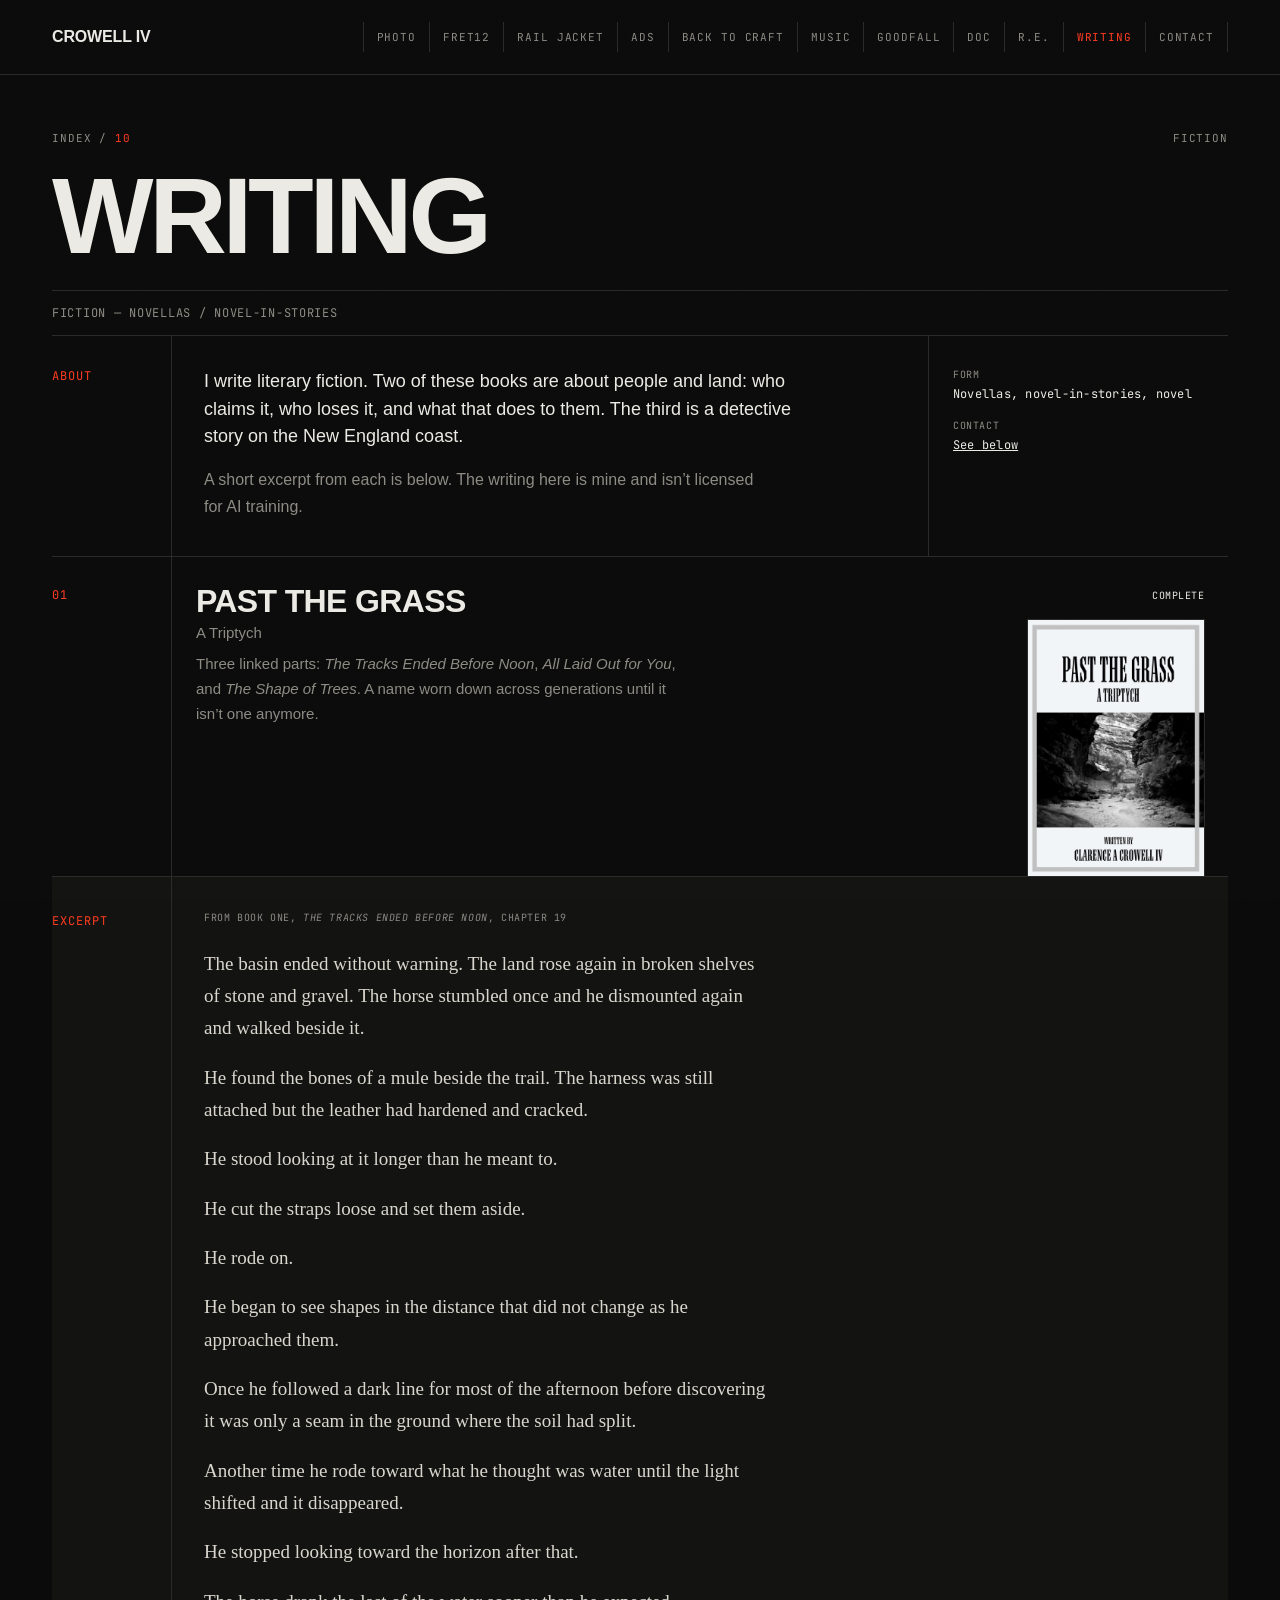
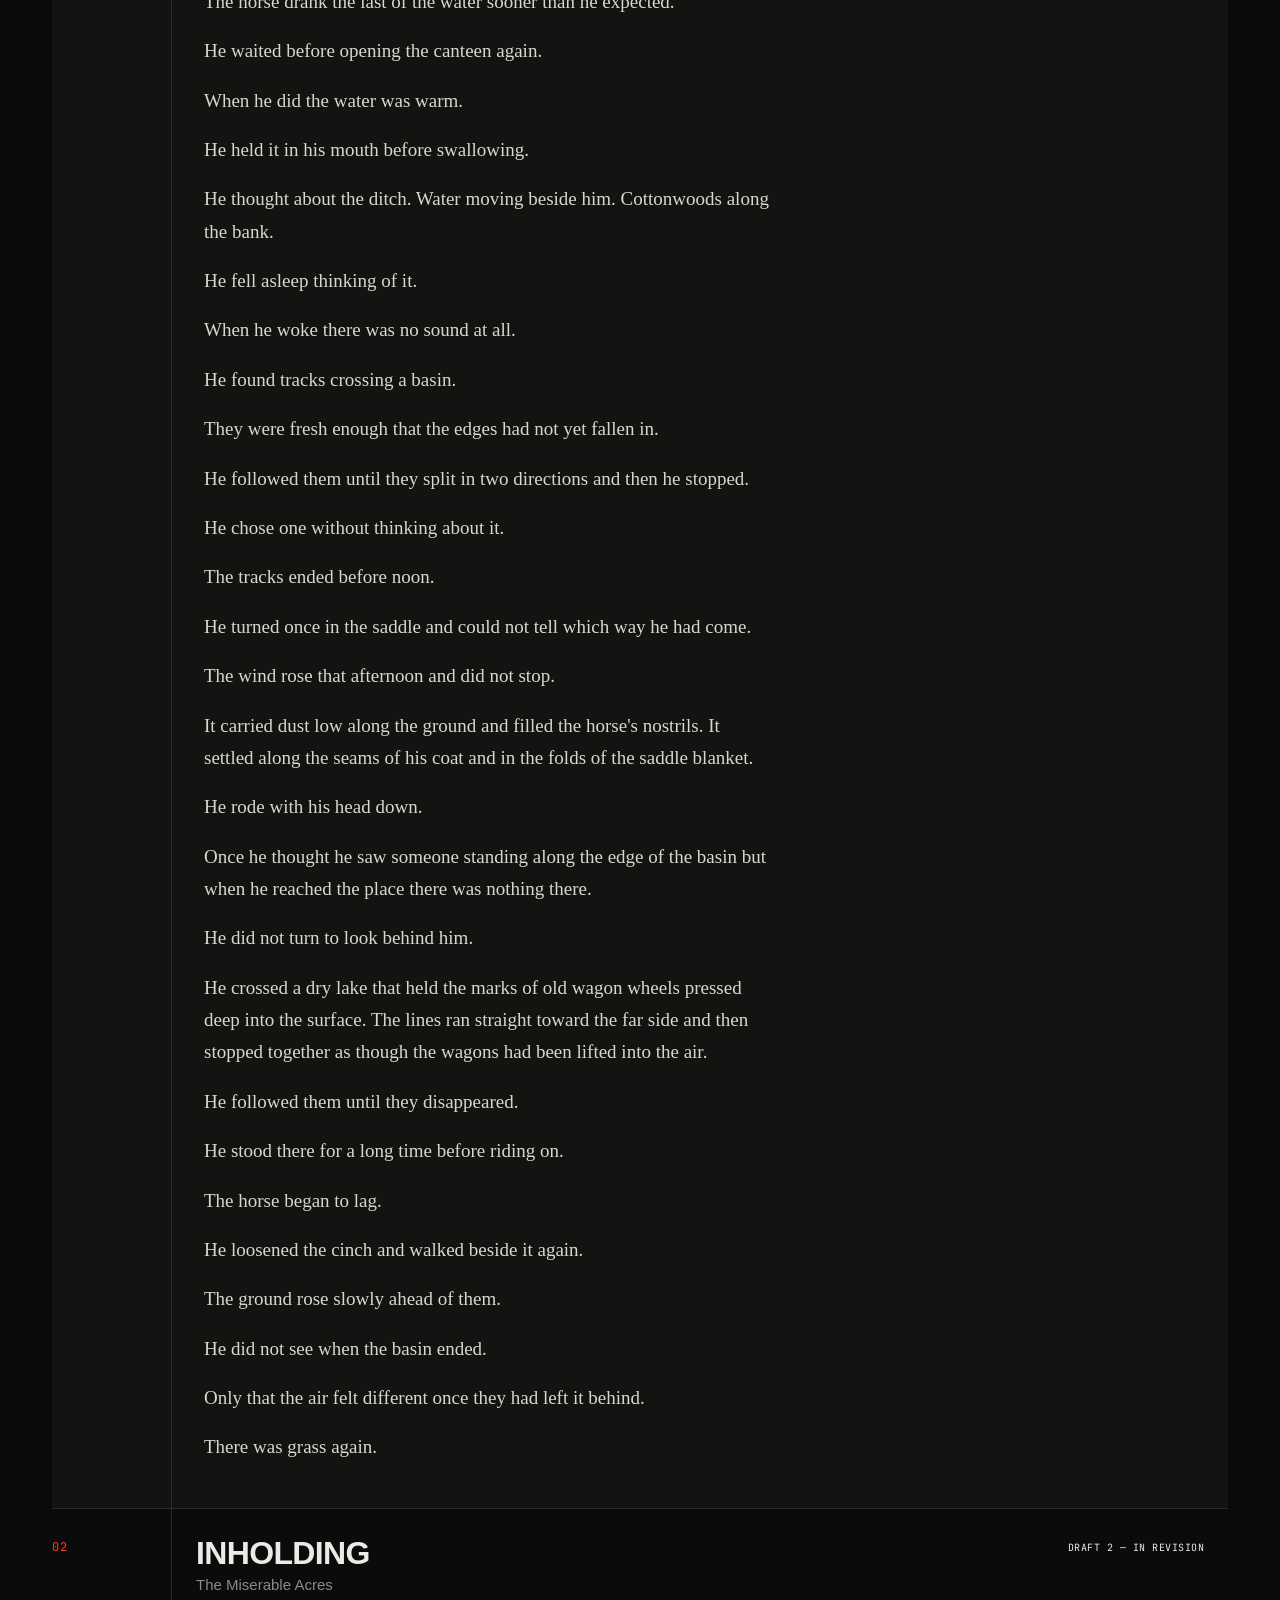
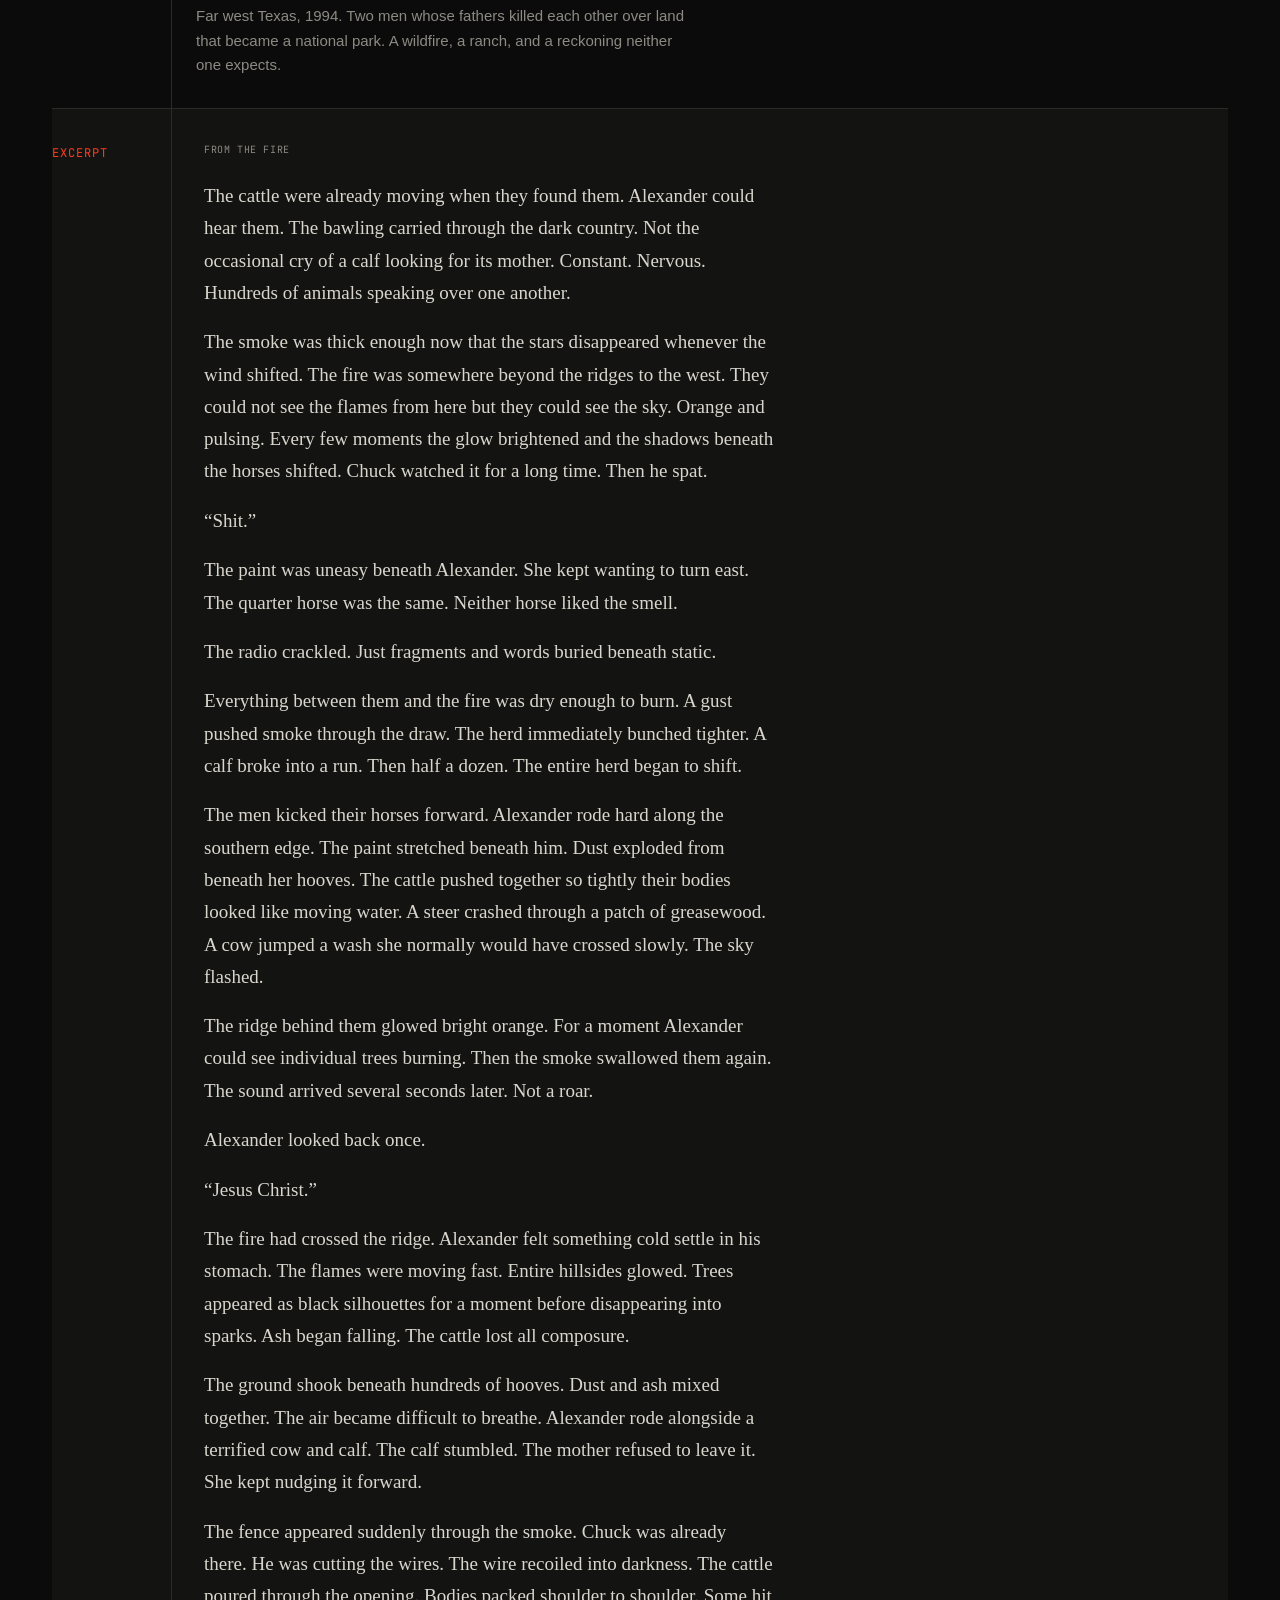
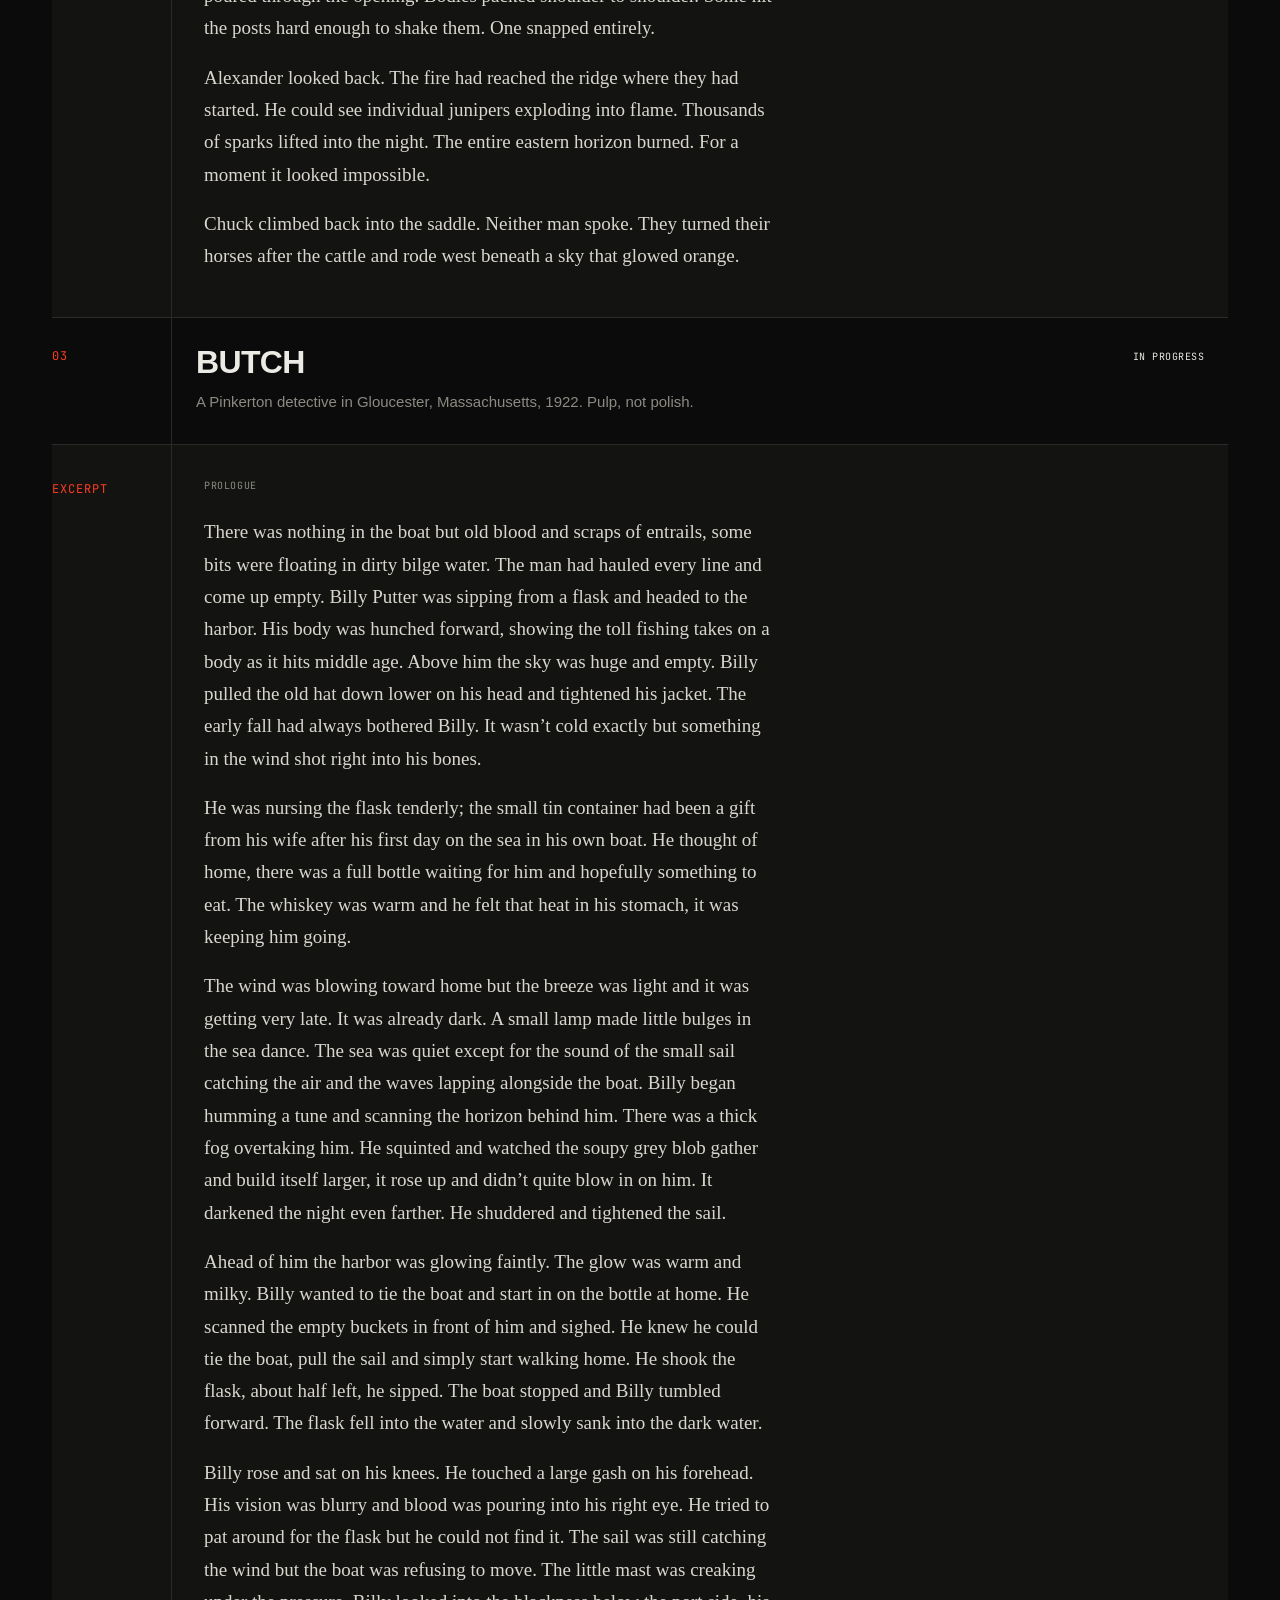
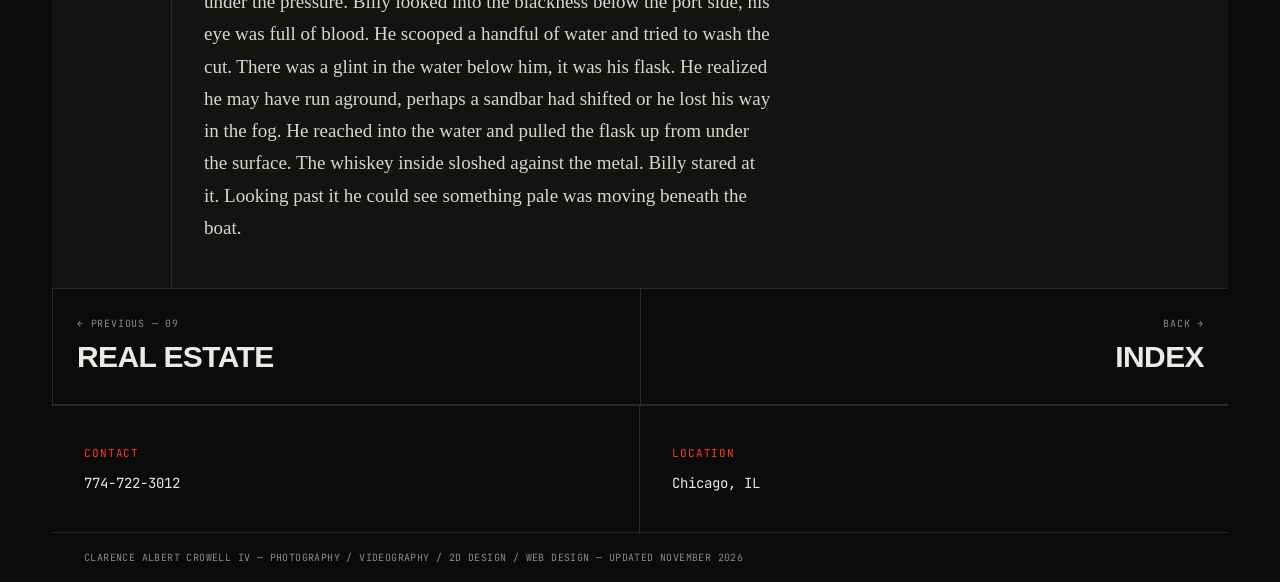
<file: writing/index.html>
<!DOCTYPE html>
<html lang="en-US">
<head>
<meta charset="UTF-8">
<meta name="viewport" content="width=device-width, initial-scale=1.0">
<title>Fiction: Past the Grass, Inholding, Butch | Clarence Crowell</title>
<meta name="description" content="Literary fiction by Clarence Crowell, with excerpts: Past the Grass, a triptych; Inholding, set in west Texas in 1994; and Butch, a Pinkerton detective story.">
<meta name="author" content="Clarence Crowell">
<link rel="canonical" href="https://clarencecrowell.org/writing/">
<meta name="robots" content="index, follow, max-image-preview:large, max-snippet:-1, max-video-preview:-1">
<meta name="theme-color" content="#0B0B0B">
<meta name="geo.region" content="US-IL">
<meta name="geo.placename" content="Chicago">
<meta name="geo.position" content="41.8781;-87.6298">
<meta name="ICBM" content="41.8781, -87.6298">
<meta property="og:type" content="website">
<meta property="og:locale" content="en_US">
<meta property="og:site_name" content="Clarence Crowell">
<meta property="og:title" content="Fiction: Past the Grass, Inholding, Butch | Clarence Crowell">
<meta property="og:description" content="Literary fiction by Clarence Crowell, with excerpts: Past the Grass, a triptych; Inholding, set in west Texas in 1994; and Butch, a Pinkerton detective story.">
<meta property="og:url" content="https://clarencecrowell.org/writing/">
<meta property="og:image" content="https://clarencecrowell.org/images/ptg-cover.jpg">
<meta property="og:image:width" content="928">
<meta property="og:image:height" content="1347">
<meta property="og:image:alt" content="Fiction: Past the Grass, Inholding, Butch | Clarence Crowell">
<meta name="twitter:card" content="summary_large_image">
<meta name="twitter:title" content="Fiction: Past the Grass, Inholding, Butch | Clarence Crowell">
<meta name="twitter:description" content="Literary fiction by Clarence Crowell, with excerpts: Past the Grass, a triptych; Inholding, set in west Texas in 1994; and Butch, a Pinkerton detective story.">
<meta name="twitter:image" content="https://clarencecrowell.org/images/ptg-cover.jpg">
<meta name="robots" content="noai, noimageai">
<meta name="tdm-reservation" content="1">
<meta name="copyright" content="© Clarence Crowell. Not licensed for AI training or text and data mining.">
<link rel="icon" href="/assets/favicon.svg" type="image/svg+xml">
<link rel="apple-touch-icon" href="/assets/apple-touch-icon.png">
<link rel="preconnect" href="https://fonts.googleapis.com">
<link rel="preconnect" href="https://fonts.gstatic.com" crossorigin>
<link href="https://fonts.googleapis.com/css2?family=JetBrains+Mono:wght@400;500;700&display=swap" rel="stylesheet">
<link rel="stylesheet" href="/assets/site.css?v=5">
<script type="application/ld+json">{"@context": "https://schema.org", "@graph": [{"@type": "WebSite", "@id": "https://clarencecrowell.org/#website", "url": "https://clarencecrowell.org/", "name": "Clarence Crowell", "inLanguage": "en-US", "publisher": {"@id": "https://clarencecrowell.org/#person"}, "author": {"@id": "https://clarencecrowell.org/#person"}}, {"@type": "Person", "@id": "https://clarencecrowell.org/#person", "name": "Clarence Crowell", "alternateName": "Clarence Albert Crowell IV", "url": "https://clarencecrowell.org/", "jobTitle": "Photographer and filmmaker", "description": "Chicago photographer and filmmaker. Content creator at FRET12 since 2023, co-founder of Good Fall Studio, and a writer of literary fiction.", "worksFor": {"@type": "Organization", "@id": "https://clarencecrowell.org/#fret12", "name": "FRET12", "url": "https://www.fret12.com", "sameAs": ["https://www.youtube.com/@FRET12"]}, "homeLocation": {"@type": "Place", "name": "Chicago, Illinois", "address": {"@type": "PostalAddress", "addressLocality": "Chicago", "addressRegion": "IL", "addressCountry": "US"}}, "address": {"@type": "PostalAddress", "addressLocality": "Chicago", "addressRegion": "IL", "addressCountry": "US"}, "telephone": "+1-774-722-3012", "knowsAbout": ["Photography", "Landscape photography", "Climbing photography", "Product photography", "Videography", "Video editing", "Color grading", "Documentary film", "Live music video", "Paid social advertising", "Meta ads", "Shopify", "SEO", "Print design", "Literary fiction"], "sameAs": ["https://www.youtube.com/@callycrowell6456"]}, {"@type": "CollectionPage", "@id": "https://clarencecrowell.org/writing/#webpage", "url": "https://clarencecrowell.org/writing/", "name": "Fiction: Past the Grass, Inholding, Butch | Clarence Crowell", "description": "Literary fiction by Clarence Crowell, with excerpts: Past the Grass, a triptych; Inholding, set in west Texas in 1994; and Butch, a Pinkerton detective story.", "isPartOf": {"@id": "https://clarencecrowell.org/#website"}, "about": {"@id": "https://clarencecrowell.org/#person"}, "author": {"@id": "https://clarencecrowell.org/#person"}, "breadcrumb": {"@id": "https://clarencecrowell.org/writing/#breadcrumb"}, "inLanguage": "en-US", "dateModified": "2026-11-25", "primaryImageOfPage": {"@type": "ImageObject", "url": "https://clarencecrowell.org/images/ptg-cover.jpg"}}, {"@type": "BreadcrumbList", "@id": "https://clarencecrowell.org/writing/#breadcrumb", "itemListElement": [{"@type": "ListItem", "position": 1, "name": "Clarence Crowell", "item": "https://clarencecrowell.org/"}, {"@type": "ListItem", "position": 2, "name": "Writing", "item": "https://clarencecrowell.org/writing/"}]}, {"@type": "Book", "name": "Past the Grass", "alternativeHeadline": "A Triptych", "genre": "Literary fiction", "description": "Three linked parts: The Tracks Ended Before Noon, All Laid Out for You, and The Shape of Trees. A name worn down across generations until it isn't one anymore.", "creativeWorkStatus": "Complete", "image": "https://clarencecrowell.org/images/ptg-cover.jpg", "author": {"@id": "https://clarencecrowell.org/#person"}, "copyrightHolder": {"@id": "https://clarencecrowell.org/#person"}, "inLanguage": "en", "usageInfo": "Not licensed for AI model training or text and data mining."}, {"@type": "Book", "name": "Inholding", "alternativeHeadline": "The Miserable Acres", "genre": "Literary fiction", "description": "Far west Texas, 1994. Two men whose fathers killed each other over land that became a national park.", "creativeWorkStatus": "Draft 2, in revision", "author": {"@id": "https://clarencecrowell.org/#person"}, "copyrightHolder": {"@id": "https://clarencecrowell.org/#person"}, "inLanguage": "en", "usageInfo": "Not licensed for AI model training or text and data mining."}, {"@type": "Book", "name": "Butch", "genre": "Detective fiction", "description": "A Pinkerton detective in Gloucester, Massachusetts, 1922.", "creativeWorkStatus": "In progress", "author": {"@id": "https://clarencecrowell.org/#person"}, "copyrightHolder": {"@id": "https://clarencecrowell.org/#person"}, "inLanguage": "en", "usageInfo": "Not licensed for AI model training or text and data mining."}]}</script>
</head>
<body>
<a class="skip" href="#main">Skip to content</a>
<header class="masthead"><div class="wrap masthead-row"><a class="brand" href="/">Crowell IV</a><nav aria-label="Sections"><ul><li><a href="/photography/">Photo</a></li><li><a href="/fret12/">FRET12</a></li><li><a href="/rail-jacket/">Rail Jacket</a></li><li><a href="/ads/">Ads</a></li><li><a href="/back-to-craft/">Back to Craft</a></li><li><a href="/music/">Music</a></li><li><a href="/goodfall/">Goodfall</a></li><li><a href="/documentary/">Doc</a></li><li><a href="/real-estate/">R.E.</a></li><li><a href="/writing/" aria-current="page">Writing</a></li><li><a href="#contact">Contact</a></li></ul></nav></div></header>
<main id="main" class="wrap">
<section class="page-head"><div class="crumbs"><span><a href="/">Index</a> / <span class="num">10</span></span><span>Fiction</span></div><h1>Writing</h1><div class="page-meta">Fiction &mdash; Novellas / Novel-in-Stories</div></section>
<section class="writeup" aria-labelledby="about-h"><h2 class="label" id="about-h">About</h2><div class="body"><p>I write literary fiction. Two of these books are about people and land: who claims it, who loses it, and what that does to them. The third is a detective story on the New England coast.</p><p>A short excerpt from each is below. The writing here is mine and isn&rsquo;t licensed for AI training.</p></div><aside class="side"><dl class="credits"><dt>Form</dt><dd>Novellas, novel-in-stories, novel</dd><dt>Contact</dt><dd><a href="#contact">See below</a></dd></dl></aside></section><section class="write-list" aria-label="Books"><div class="write-row"><div class="write-num">01</div><div class="write-body"><h2 class="write-title">Past the Grass<span>A Triptych</span></h2><p class="write-desc">Three linked parts: <i>The Tracks Ended Before Noon</i>, <i>All Laid Out for You</i>, and <i>The Shape of Trees</i>. A name worn down across generations until it isn&rsquo;t one anymore.</p></div><div class="write-status">Complete<img class="book-cover" src="/images/ptg-cover.jpg" alt="Past the Grass: A Triptych, cover" width="928" height="1347" loading="lazy"></div></div><section class="excerpt" aria-label="Excerpt"><div class="label">Excerpt</div><div class="prose"><div class="src">From Book One, <i>The Tracks Ended Before Noon</i>, Chapter 19</div><p>The basin ended without warning. The land rose again in broken shelves of stone and gravel. The horse stumbled once and he dismounted again and walked beside it.</p><p>He found the bones of a mule beside the trail. The harness was still attached but the leather had hardened and cracked.</p><p>He stood looking at it longer than he meant to.</p><p>He cut the straps loose and set them aside.</p><p>He rode on.</p><p>He began to see shapes in the distance that did not change as he approached them.</p><p>Once he followed a dark line for most of the afternoon before discovering it was only a seam in the ground where the soil had split.</p><p>Another time he rode toward what he thought was water until the light shifted and it disappeared.</p><p>He stopped looking toward the horizon after that.</p><p>The horse drank the last of the water sooner than he expected.</p><p>He waited before opening the canteen again.</p><p>When he did the water was warm.</p><p>He held it in his mouth before swallowing.</p><p>He thought about the ditch. Water moving beside him. Cottonwoods along the bank.</p><p>He fell asleep thinking of it.</p><p>When he woke there was no sound at all.</p><p>He found tracks crossing a basin.</p><p>They were fresh enough that the edges had not yet fallen in.</p><p>He followed them until they split in two directions and then he stopped.</p><p>He chose one without thinking about it.</p><p>The tracks ended before noon.</p><p>He turned once in the saddle and could not tell which way he had come.</p><p>The wind rose that afternoon and did not stop.</p><p>It carried dust low along the ground and filled the horse&#x27;s nostrils. It settled along the seams of his coat and in the folds of the saddle blanket.</p><p>He rode with his head down.</p><p>Once he thought he saw someone standing along the edge of the basin but when he reached the place there was nothing there.</p><p>He did not turn to look behind him.</p><p>He crossed a dry lake that held the marks of old wagon wheels pressed deep into the surface. The lines ran straight toward the far side and then stopped together as though the wagons had been lifted into the air.</p><p>He followed them until they disappeared.</p><p>He stood there for a long time before riding on.</p><p>The horse began to lag.</p><p>He loosened the cinch and walked beside it again.</p><p>The ground rose slowly ahead of them.</p><p>He did not see when the basin ended.</p><p>Only that the air felt different once they had left it behind.</p><p>There was grass again.</p></div></section><div class="write-row"><div class="write-num">02</div><div class="write-body"><h2 class="write-title">Inholding<span>The Miserable Acres</span></h2><p class="write-desc">Far west Texas, 1994. Two men whose fathers killed each other over land that became a national park. A wildfire, a ranch, and a reckoning neither one expects.</p></div><div class="write-status">Draft 2 &mdash; In Revision</div></div><section class="excerpt" aria-label="Excerpt"><div class="label">Excerpt</div><div class="prose"><div class="src">From the fire</div><p>The cattle were already moving when they found them. Alexander could hear them. The bawling carried through the dark country. Not the occasional cry of a calf looking for its mother. Constant. Nervous. Hundreds of animals speaking over one another.</p><p>The smoke was thick enough now that the stars disappeared whenever the wind shifted. The fire was somewhere beyond the ridges to the west. They could not see the flames from here but they could see the sky. Orange and pulsing. Every few moments the glow brightened and the shadows beneath the horses shifted. Chuck watched it for a long time. Then he spat.</p><p>“Shit.”</p><p>The paint was uneasy beneath Alexander. She kept wanting to turn east. The quarter horse was the same. Neither horse liked the smell.</p><p>The radio crackled. Just fragments and words buried beneath static.</p><p>Everything between them and the fire was dry enough to burn. A gust pushed smoke through the draw. The herd immediately bunched tighter. A calf broke into a run. Then half a dozen. The entire herd began to shift.</p><p>The men kicked their horses forward. Alexander rode hard along the southern edge. The paint stretched beneath him. Dust exploded from beneath her hooves. The cattle pushed together so tightly their bodies looked like moving water. A steer crashed through a patch of greasewood. A cow jumped a wash she normally would have crossed slowly. The sky flashed.</p><p>The ridge behind them glowed bright orange. For a moment Alexander could see individual trees burning. Then the smoke swallowed them again. The sound arrived several seconds later. Not a roar.</p><p>Alexander looked back once.</p><p>“Jesus Christ.”</p><p>The fire had crossed the ridge. Alexander felt something cold settle in his stomach. The flames were moving fast. Entire hillsides glowed. Trees appeared as black silhouettes for a moment before disappearing into sparks. Ash began falling. The cattle lost all composure.</p><p>The ground shook beneath hundreds of hooves. Dust and ash mixed together. The air became difficult to breathe. Alexander rode alongside a terrified cow and calf. The calf stumbled. The mother refused to leave it. She kept nudging it forward.</p><p>The fence appeared suddenly through the smoke. Chuck was already there. He was cutting the wires. The wire recoiled into darkness. The cattle poured through the opening. Bodies packed shoulder to shoulder. Some hit the posts hard enough to shake them. One snapped entirely.</p><p>Alexander looked back. The fire had reached the ridge where they had started. He could see individual junipers exploding into flame. Thousands of sparks lifted into the night. The entire eastern horizon burned. For a moment it looked impossible.</p><p>Chuck climbed back into the saddle. Neither man spoke. They turned their horses after the cattle and rode west beneath a sky that glowed orange.</p></div></section><div class="write-row"><div class="write-num">03</div><div class="write-body"><h2 class="write-title">Butch</h2><p class="write-desc">A Pinkerton detective in Gloucester, Massachusetts, 1922. Pulp, not polish.</p></div><div class="write-status">In Progress</div></div><section class="excerpt" aria-label="Excerpt"><div class="label">Excerpt</div><div class="prose"><div class="src">Prologue</div><p>There was nothing in the boat but old blood and scraps of entrails, some bits were floating in dirty bilge water. The man had hauled every line and come up empty. Billy Putter was sipping from a flask and headed to the harbor. His body was hunched forward, showing the toll fishing takes on a body as it hits middle age. Above him the sky was huge and empty. Billy pulled the old hat down lower on his head and tightened his jacket. The early fall had always bothered Billy. It wasn’t cold exactly but something in the wind shot right into his bones.</p><p>He was nursing the flask tenderly; the small tin container had been a gift from his wife after his first day on the sea in his own boat. He thought of home, there was a full bottle waiting for him and hopefully something to eat. The whiskey was warm and he felt that heat in his stomach, it was keeping him going.</p><p>The wind was blowing toward home but the breeze was light and it was getting very late. It was already dark. A small lamp made little bulges in the sea dance. The sea was quiet except for the sound of the small sail catching the air and the waves lapping alongside the boat. Billy began humming a tune and scanning the horizon behind him. There was a thick fog overtaking him. He squinted and watched the soupy grey blob gather and build itself larger, it rose up and didn’t quite blow in on him. It darkened the night even farther. He shuddered and tightened the sail.</p><p>Ahead of him the harbor was glowing faintly. The glow was warm and milky. Billy wanted to tie the boat and start in on the bottle at home. He scanned the empty buckets in front of him and sighed. He knew he could tie the boat, pull the sail and simply start walking home. He shook the flask, about half left, he sipped. The boat stopped and Billy tumbled forward. The flask fell into the water and slowly sank into the dark water.</p><p>Billy rose and sat on his knees. He touched a large gash on his forehead. His vision was blurry and blood was pouring into his right eye. He tried to pat around for the flask but he could not find it. The sail was still catching the wind but the boat was refusing to move. The little mast was creaking under the pressure. Billy looked into the blackness below the port side, his eye was full of blood. He scooped a handful of water and tried to wash the cut. There was a glint in the water below him, it was his flask. He realized he may have run aground, perhaps a sandbar had shifted or he lost his way in the fog. He reached into the water and pulled the flask up from under the surface. The whiskey inside sloshed against the metal. Billy stared at it. Looking past it he could see something pale was moving beneath the boat.</p></div></section></section>
<nav class="pager" aria-label="More work"><a href="/real-estate/"><small>&larr; Previous &mdash; 09</small><strong>Real Estate</strong></a><a href="/"><small>Back &rarr;</small><strong>Index</strong></a></nav>
</main>
<footer id="contact">
<div class="wrap">
<div class="footer-grid" style="border-top:1px solid var(--line);">
<div class="footer-cell">
<div class="footer-label">Contact</div>
<a href="tel:+17747223012">774-722-3012</a>
</div>
<div class="footer-cell">
<div class="footer-label">Location</div>
<span class="foot-text">Chicago, IL</span>
</div>
</div>
<div class="fine">Clarence Albert Crowell IV &mdash; Photography / Videography / 2D Design / Web Design &mdash; Updated November 2026</div>
</div>
</footer>
<script src="/assets/site.js?v=5" defer></script>
</body>
</html>
</file>
<file: assets/site.css>
/* clarencecrowell.org — shared styles for every page */
:root{
--bg: #0B0B0B;
--ink: #ECEAE4;
--ink-dim: #8C8A83;
--line: #2A2A28;
--signal: #FF3B1F;
--panel: #131311;
--mono: 'JetBrains Mono', ui-monospace, Menlo, monospace;
--sans: 'Helvetica Neue', Helvetica, Arial, sans-serif;
}
*{box-sizing:border-box; margin:0; padding:0;}
html{scroll-padding-top:80px;}
body{
background:var(--bg); color:var(--ink);
font-family:var(--sans);
-webkit-font-smoothing:antialiased;
position:relative;
}
body::before{
content:''; position:fixed; inset:0; pointer-events:none; z-index:100;
opacity:0.05; mix-blend-mode:overlay;
background-image:url("data:image/svg+xml,%3Csvg xmlns='http://www.w3.org/2000/svg' width='120' height='120'%3E%3Cfilter id='n'%3E%3CfeTurbulence type='fractalNoise' baseFrequency='0.9' numOctaves='2' stitchTiles='stitch'/%3E%3C/filter%3E%3Crect width='100%25' height='100%25' filter='url(%23n)'/%3E%3C/svg%3E");
}
img{max-width:100%;}
.wrap{max-width:1240px; margin:0 auto; padding:0 32px;}
.skip{position:absolute; left:-9999px; top:0; background:var(--signal); color:var(--bg); padding:8px 12px; font-family:var(--mono); font-size:12px; z-index:200;}
.skip:focus{left:12px; top:12px;}

/* ---------- Masthead ---------- */
header.masthead{
border-bottom:1px solid var(--line); padding:22px 0;
position:sticky; top:0; z-index:50; background:var(--bg);
}
.masthead-row{display:flex; justify-content:space-between; align-items:center; flex-wrap:wrap; gap:12px;}
.brand{
font-family:var(--sans); font-weight:900; font-size:16px;
letter-spacing:-0.01em; text-transform:uppercase; color:var(--ink); text-decoration:none;
}
.brand:hover{color:var(--signal);}
nav ul{list-style:none; display:flex; gap:0;}
nav a{
color:var(--ink-dim); text-decoration:none;
font-family:var(--mono); font-size:11px; letter-spacing:0.08em; text-transform:uppercase;
padding:8px 13px; border-left:1px solid var(--line); display:block; white-space:nowrap;
transition:color .1s linear, background .1s linear;
}
nav li:last-child a{border-right:1px solid var(--line);}
nav a[aria-current="page"]{color:var(--signal);}
nav a:hover, nav a:focus-visible{color:var(--bg); background:var(--signal);}

/* ---------- Home hero ---------- */
.hero{padding:80px 0 0; border-bottom:1px solid var(--line);}
.hero-top{
display:flex; justify-content:space-between; align-items:flex-start;
font-family:var(--mono); font-size:11px; letter-spacing:0.08em;
text-transform:uppercase; color:var(--ink-dim); padding-bottom:28px;
}
.hero-top span{color:var(--signal);}
.hero h1{
font-family:var(--sans); font-weight:900;
font-size:clamp(52px, 10vw, 148px); line-height:0.86; letter-spacing:-0.045em; text-transform:uppercase;
}
.hero-roles{display:flex; flex-wrap:wrap; margin-top:26px; border-top:1px solid var(--line);}
.hero-roles span{
font-family:var(--mono); font-size:12px; letter-spacing:0.06em; text-transform:uppercase;
padding:14px 22px 14px 0; margin-right:22px; border-right:1px solid var(--line); color:var(--ink-dim);
}
.hero-roles span:last-child{border-right:none; margin-right:0;}
.hero-figure{
margin-top:40px; position:relative; overflow:hidden; aspect-ratio:21/9; background:#000;
filter:grayscale(65%) contrast(1.12) brightness(0.92);
}
.hero-figure img{width:100%; height:100%; object-fit:cover; display:block;}
.hero-figure::after{content:''; position:absolute; inset:0; box-shadow:inset 0 0 0 1px var(--line);}
.tag-sticker{
position:absolute; top:20px; right:20px; z-index:2;
background:var(--signal); color:#0B0B0B;
font-family:var(--sans); font-weight:900; font-size:11px; letter-spacing:-0.01em; text-transform:uppercase;
padding:6px 10px; transform:rotate(-2deg);
}

/* ---------- Home intro + index ---------- */
.h1-first{display:block; font-family:var(--mono); font-weight:400; font-size:13px; letter-spacing:0.12em; line-height:1; color:var(--ink-dim); margin:0 0 18px 4px;}
h2.label{font-weight:400; margin:0;}
.facts{display:grid; grid-template-columns:120px 1fr; border-bottom:1px solid var(--line);}
.facts-list{display:grid; grid-template-columns:repeat(3, 1fr);}
.facts-list div{padding:20px 24px 22px; border-left:1px solid var(--line); border-bottom:1px solid var(--line);}
.facts-list div:nth-child(3n+1){border-left:none;}
.facts-list div:nth-last-child(-n+3){border-bottom:none;}
.facts-list dt{font-family:var(--mono); font-size:10px; letter-spacing:0.06em; text-transform:uppercase; color:var(--ink-dim); margin-bottom:6px;}
.facts-list dd{font-size:15px; line-height:1.45; color:var(--ink);}
.facts-list a{color:var(--ink); text-decoration-color:var(--line); text-underline-offset:3px;}
.facts-list a:hover{color:var(--signal);}
.intro{display:grid; grid-template-columns:120px 1fr; border-bottom:1px solid var(--line);}
.label{
font-family:var(--mono); font-size:12px; color:var(--signal); letter-spacing:0.08em; text-transform:uppercase;
padding:32px 20px 32px 0; border-right:1px solid var(--line);
}
.intro p{font-size:clamp(18px, 2vw, 22px); line-height:1.5; padding:32px 24px 36px; max-width:58ch;}
.intro p + p{padding-top:0; font-size:15px; color:var(--ink-dim);}

.index-row{
display:grid; grid-template-columns:120px 1fr 420px;
border-bottom:1px solid var(--line); color:inherit; text-decoration:none;
}
.index-row .num{
font-family:var(--mono); font-size:12px; color:var(--signal); letter-spacing:0.08em;
padding:32px 20px 32px 0; border-right:1px solid var(--line);
}
.index-row .txt{padding:28px 24px 30px; display:flex; flex-direction:column;}
.index-row h2{
font-family:var(--sans); font-weight:900; font-size:clamp(26px, 3.6vw, 46px);
text-transform:uppercase; letter-spacing:-0.02em; line-height:0.95; transition:color .1s linear;
}
.index-row .meta{
font-family:var(--mono); font-size:11px; color:var(--ink-dim); letter-spacing:0.04em; text-transform:uppercase; margin-top:12px;
}
.index-row p{font-size:14px; line-height:1.6; color:var(--ink-dim); margin-top:14px; max-width:50ch;}
.index-row .go{
font-family:var(--mono); font-size:11px; letter-spacing:0.08em; text-transform:uppercase; color:var(--ink);
margin-top:auto; padding-top:18px;
}
.index-row .thumb{border-left:1px solid var(--line); background:#000; overflow:hidden; aspect-ratio:16/9; align-self:start; width:100%;}
.index-row .thumb img{width:100%; height:100%; object-fit:cover; display:block; filter:grayscale(55%) contrast(1.05); transition:filter .2s ease, transform .4s ease;}
.index-row:hover h2, .index-row:focus-visible h2{color:var(--signal);}
.index-row:hover .go{color:var(--signal);}
.index-row:hover .thumb img{filter:none; transform:scale(1.02);}
.thumb.type{display:flex; flex-direction:column; justify-content:flex-end; gap:6px; padding:22px; background:var(--panel);}
.thumb.type span{font-family:var(--sans); font-weight:900; font-size:22px; text-transform:uppercase; letter-spacing:-0.015em; color:var(--ink-dim); line-height:1;}
.index-row:hover .thumb.type span{color:var(--ink);}

/* ---------- Inner page head ---------- */
.page-head{padding:56px 0 0; border-bottom:1px solid var(--line);}
.crumbs{
display:flex; justify-content:space-between; gap:16px; flex-wrap:wrap;
font-family:var(--mono); font-size:11px; letter-spacing:0.08em; text-transform:uppercase; color:var(--ink-dim);
padding-bottom:24px;
}
.crumbs a{color:var(--ink-dim); text-decoration:none;}
.crumbs a:hover{color:var(--signal);}
.crumbs .num{color:var(--signal);}
.page-head h1{
font-family:var(--sans); font-weight:900;
font-size:clamp(44px, 8.4vw, 124px); line-height:0.88; letter-spacing:-0.04em; text-transform:uppercase;
}
.page-meta{
font-family:var(--mono); font-size:12px; letter-spacing:0.06em; text-transform:uppercase; color:var(--ink-dim);
margin-top:26px; padding:14px 0; border-top:1px solid var(--line);
}

/* ---------- Write-up ---------- */
.writeup{display:grid; grid-template-columns:120px 1fr 300px; border-bottom:1px solid var(--line);}
.writeup .body{padding:32px 32px 36px;}
.writeup .body p{font-size:16px; line-height:1.65; color:var(--ink-dim); max-width:62ch; margin-bottom:16px;}
.writeup .body p:first-child{color:var(--ink); font-size:18px; line-height:1.55;}
.writeup .body p:last-child{margin-bottom:0;}
.writeup .side{padding:32px 24px 36px; border-left:1px solid var(--line);}
.credits dt{font-family:var(--mono); font-size:10px; letter-spacing:0.06em; text-transform:uppercase; color:var(--ink-dim); margin-bottom:4px;}
.credits dd{font-family:var(--mono); font-size:12px; letter-spacing:0.02em; color:var(--ink); margin-bottom:16px; line-height:1.5;}
.credits dd a{color:var(--ink);}
.credits dd a:hover{color:var(--signal);}
.role-tags{display:flex; flex-wrap:wrap; gap:6px; margin-top:6px;}
.role-tag{
font-family:var(--mono); font-size:10px; letter-spacing:0.04em; text-transform:uppercase;
padding:6px 10px; color:var(--bg); background:var(--ink);
}
.stat-line{
display:flex; flex-wrap:wrap; margin-top:22px; border-top:1px solid var(--line); border-bottom:1px solid var(--line);
font-family:var(--mono); font-size:11px; letter-spacing:0.05em; text-transform:uppercase; color:var(--ink-dim);
}
.stat-line span{padding:12px 18px 12px 0; margin-right:18px; border-right:1px solid var(--line);}
.stat-line span:last-child{border-right:none; margin-right:0;}
.stat-line b{color:var(--signal); font-weight:500;}

/* ---------- Sub-section head ---------- */
.sub-head{display:grid; grid-template-columns:120px 1fr; border-bottom:1px solid var(--line);}
.sub-head .label{padding:22px 20px 22px 0;}
.sub-head h2{font-family:var(--sans); font-weight:900; font-size:22px; text-transform:uppercase; letter-spacing:-0.015em; padding:20px 24px;}

/* ---------- Media grids (1px gap draws the rules) ---------- */
.items{display:grid; grid-template-columns:repeat(2, 1fr); gap:1px; background:var(--line); border-bottom:1px solid var(--line);}
.items.one{grid-template-columns:1fr;}
.items.three{grid-template-columns:repeat(3, 1fr);}
.items.four{grid-template-columns:repeat(4, 1fr);}
.item{background:var(--bg); display:flex; flex-direction:column; min-width:0;}
.item.wide{grid-column:span 2;}
.item.full{grid-column:1 / -1;}
.cap{padding:16px 20px 22px; border-top:1px solid var(--line); flex:1;}
.cap h3{font-family:var(--sans); font-weight:900; font-size:17px; text-transform:uppercase; letter-spacing:-0.01em; line-height:1.15; margin-bottom:8px;}
.cap p{font-size:14px; line-height:1.55; color:var(--ink-dim); max-width:56ch;}
.cap .cred{font-family:var(--mono); font-size:10px; letter-spacing:0.05em; text-transform:uppercase; color:var(--ink-dim); margin-top:12px;}
.cap .cred b{color:var(--signal); font-weight:500;}
.cap.text{border-top:none; padding:28px 28px 32px; display:flex; flex-direction:column; justify-content:flex-end;}
.cap.text p{font-size:15px; line-height:1.6; margin-bottom:12px;}
.cap ul{list-style:none; margin-top:8px; border-top:1px solid var(--line);}
.cap li{font-family:var(--mono); font-size:11px; letter-spacing:0.05em; text-transform:uppercase; color:var(--ink); padding:10px 0; border-bottom:1px solid var(--line);}

/* Self-hosted films: no gray filter, so the grade shows as delivered */
.film{position:relative; aspect-ratio:16/9; background:#000; overflow:hidden;}
.vert{position:relative; aspect-ratio:9/16; background:#000; overflow:hidden;}
.film video, .vert video, .vert img{width:100%; height:100%; object-fit:cover; display:block; background:#000;}
.tag{
position:absolute; top:0; left:0; z-index:2; pointer-events:none;
font-family:var(--mono); font-size:10px; color:var(--ink);
background:rgba(0,0,0,0.65); padding:5px 8px; letter-spacing:0.05em; text-transform:uppercase;
}

/* YouTube / Vimeo: a thumbnail until play is pressed, then the player loads */
.yt{position:relative; aspect-ratio:16/9; background:#000; overflow:hidden;}
.yt-link{position:absolute; inset:0; display:block; cursor:pointer;}
.yt-link img{width:100%; height:100%; object-fit:cover; display:block; transition:opacity .15s linear;}
.yt-link:hover img, .yt-link:focus-visible img{opacity:0.82;}
.yt-play{
position:absolute; left:50%; top:50%; transform:translate(-50%,-50%);
width:68px; height:46px; background:var(--signal); display:grid; place-items:center;
}
.yt-play::before{content:''; border-left:17px solid #0B0B0B; border-top:10px solid transparent; border-bottom:10px solid transparent; margin-left:5px;}
.yt-link:hover .yt-play{background:var(--ink);}
.yt iframe{position:absolute; inset:0; width:100%; height:100%; border:0; z-index:3;}
.yt.small .yt-play{width:52px; height:36px;}
.yt.small .yt-play::before{border-left-width:13px; border-top-width:8px; border-bottom-width:8px; margin-left:4px;}

/* Link tiles to other pages */
a.tile{color:inherit; text-decoration:none;}
.tile .film img{width:100%; height:100%; object-fit:cover; display:block; filter:grayscale(55%); transition:filter .2s ease;}
.tile:hover .film img{filter:none;}
.tile:hover h3{color:var(--signal);}

/* ---------- Photos ---------- */
.grid-photo{display:grid; grid-template-columns:repeat(3, 1fr); gap:1px; background:var(--line); border-bottom:1px solid var(--line);}
.grid-photo.four{grid-template-columns:repeat(4, 1fr);}
.grid-photo figure{position:relative; aspect-ratio:16/9; overflow:hidden; background:#000; filter:grayscale(30%) contrast(1.08);}
.grid-photo img{width:100%; height:100%; object-fit:cover; display:block;}

/* Photo series: natural aspect ratios, true color, click to enlarge */
.masonry{columns:3 280px; column-gap:6px; padding:6px; border-bottom:1px solid var(--line);}
.masonry.two{columns:2 340px;}
.masonry figure{position:relative; break-inside:avoid; margin:0 0 6px; background:#000;}
.masonry img{width:100%; height:auto; display:block; cursor:zoom-in;}
.masonry img:focus-visible{outline:2px solid var(--signal); outline-offset:-2px;}
.lightbox{position:fixed; inset:0; z-index:300; background:rgba(8,8,8,0.96); display:none; align-items:center; justify-content:center; padding:48px 20px 20px;}
.lightbox.on{display:flex;}
.lightbox img{max-width:100%; max-height:100%; object-fit:contain; cursor:pointer;}
.lightbox .lb-cap{position:absolute; left:20px; top:16px; font-family:var(--mono); font-size:11px; letter-spacing:0.05em; text-transform:uppercase; color:var(--ink-dim);}
.lb-close{position:absolute; top:8px; right:14px; background:none; border:0; color:var(--ink); font:400 34px/1 var(--mono); cursor:pointer; padding:4px 8px;}
.lb-close:hover{color:var(--signal);}

/* ---------- Writing ---------- */
.book-cover{display:block; width:100%; height:auto; max-width:200px; margin:18px 0 0 auto; box-shadow:0 0 0 1px var(--line);}
.excerpt{display:grid; grid-template-columns:120px 1fr; border-bottom:1px solid var(--line); background:var(--panel);}
.excerpt .label{padding-top:36px;}
.prose{padding:34px 32px 44px; max-width:calc(64ch + 64px);}
.prose .src{font-family:var(--mono); font-size:10px; letter-spacing:0.06em; text-transform:uppercase; color:var(--ink-dim); margin-bottom:24px;}
.prose p{font-family:'Iowan Old Style', 'Palatino Linotype', Palatino, 'Book Antiqua', Georgia, serif; font-size:19px; line-height:1.7; color:#D9D6CE; margin:0 0 0.9em;}
.prose p:last-child{margin-bottom:0;}
.write-row{
display:grid; grid-template-columns:120px 1fr 200px;
align-items:start; border-bottom:1px solid var(--line);
}
.write-num{font-family:var(--mono); font-size:12px; color:var(--signal); letter-spacing:0.06em; padding:30px 20px 30px 0; border-right:1px solid var(--line); align-self:stretch;}
.write-body{padding:28px 24px 30px;}
.write-title{font-family:var(--sans); font-weight:900; font-size:clamp(22px, 2.6vw, 32px); text-transform:uppercase; letter-spacing:-0.02em; line-height:1; margin-bottom:12px;}
.write-title span{display:block; color:var(--ink-dim); font-weight:400; font-size:15px; text-transform:none; letter-spacing:0; margin-top:8px;}
.write-desc{font-size:15px; line-height:1.65; color:var(--ink-dim); max-width:60ch;}
.write-status{font-family:var(--mono); font-size:10px; letter-spacing:0.05em; text-transform:uppercase; text-align:right; padding:32px 24px 0 0; color:var(--ink);}

/* ---------- Prev / next ---------- */
.pager{display:grid; grid-template-columns:1fr 1fr; border-bottom:1px solid var(--line);}
.pager a{display:block; padding:28px 24px 30px; color:var(--ink); text-decoration:none;}
.pager a + a{border-left:1px solid var(--line); text-align:right;}
.pager small{display:block; font-family:var(--mono); font-size:10px; letter-spacing:0.08em; text-transform:uppercase; color:var(--ink-dim); margin-bottom:10px;}
.pager strong{font-family:var(--sans); font-weight:900; font-size:clamp(20px, 2.6vw, 30px); text-transform:uppercase; letter-spacing:-0.02em;}
.pager a:hover strong{color:var(--signal);}

/* ---------- Footer ---------- */
.footer-grid{display:grid; grid-template-columns:1fr 1fr;}
.footer-cell{padding:40px 32px; border-right:1px solid var(--line);}
.footer-cell:last-child{border-right:none;}
.footer-label{font-family:var(--mono); font-size:11px; color:var(--signal); letter-spacing:0.08em; text-transform:uppercase; margin-bottom:14px;}
footer a, footer .foot-text{color:var(--ink); text-decoration:none; font-family:var(--mono); font-size:14px;}
footer a:hover{color:var(--signal);}
.fine{
border-top:1px solid var(--line); padding:18px 32px;
font-family:var(--mono); font-size:10px; color:var(--ink-dim); letter-spacing:0.04em; text-transform:uppercase;
}

/* ---------- Small screens ---------- */
@media (max-width:1080px){
.index-row{grid-template-columns:100px 1fr 340px;}
.writeup{grid-template-columns:100px 1fr 260px;}
.items.four{grid-template-columns:repeat(2, 1fr);}
.items.four .item.wide{grid-column:1 / -1;}
}
@media (max-width:860px){
.wrap{padding:0 20px;}
/* one swipeable row so the sticky header stays short */
nav{width:100%; overflow-x:auto; -webkit-overflow-scrolling:touch; scrollbar-width:none;}
nav::-webkit-scrollbar{display:none;}
nav ul{flex-wrap:nowrap;}
.intro, .facts{grid-template-columns:1fr;}
.facts .label{border-right:none; border-bottom:1px solid var(--line); padding:18px 0;}
.facts-list{grid-template-columns:1fr 1fr;}
.facts-list div{padding:16px 14px 18px 0; border-left:none;}
.facts-list div:nth-child(2n){padding-left:14px; border-left:1px solid var(--line);}
.facts-list div:nth-last-child(-n+3){border-bottom:1px solid var(--line);}
.facts-list div:nth-last-child(-n+2){border-bottom:none;}
.intro .label{border-right:none; border-bottom:1px solid var(--line); padding:18px 0;}
.intro p{padding:24px 0 28px;}
.index-row{grid-template-columns:56px 1fr;}
.index-row .num{padding:24px 12px 0 0;}
.index-row .txt{padding:22px 0 24px 18px;}
.index-row .thumb{grid-column:1 / -1; border-left:none; border-top:1px solid var(--line);}
.thumb.type{aspect-ratio:auto; padding:18px;}
.page-head{padding-top:36px;}
.writeup{grid-template-columns:1fr;}
.writeup .label{border-right:none; border-bottom:1px solid var(--line); padding:18px 0;}
.writeup .body{padding:24px 0 28px;}
.writeup .side{border-left:none; border-top:1px solid var(--line); padding:24px 0 28px;}
.sub-head{grid-template-columns:56px 1fr;}
.sub-head h2{padding:20px 0 20px 18px; font-size:19px;}
.items, .items.three{grid-template-columns:1fr;}
.items.three.verts{grid-template-columns:repeat(2, 1fr);}
.item.wide{grid-column:auto;}
.items.four .item.wide{grid-column:1 / -1;}
.cap{padding:14px 16px 20px;}
.cap.text{padding:22px 16px 26px;}
.grid-photo, .grid-photo.four{grid-template-columns:repeat(2, 1fr);}
.write-row{grid-template-columns:56px 1fr;}
.write-num{padding:26px 12px 0 0;}
.write-body{padding:24px 0 8px 18px;}
.write-status{grid-column:2; text-align:left; padding:0 0 26px 18px;}
.excerpt{grid-template-columns:1fr;}
.excerpt .label{border-right:none; border-bottom:1px solid var(--line); padding:18px 0;}
.prose{padding:24px 0 32px;}
.prose p{font-size:17px; line-height:1.65;}
.book-cover{max-width:150px; margin:14px 0 0 0;}
.masonry, .masonry.two{columns:2 150px; column-gap:4px; padding:4px 0;}
.masonry figure{margin-bottom:4px;}
.pager{grid-template-columns:1fr;}
.pager a + a{border-left:none; border-top:1px solid var(--line);}
.footer-grid{grid-template-columns:1fr;}
.footer-cell{border-right:none; border-bottom:1px solid var(--line); padding:32px 0;}
.fine{padding:18px 0;}
.yt-play{width:56px; height:38px;}
}
@media (max-width:520px){
.items.four{grid-template-columns:1fr 1fr;}
.cap h3{font-size:15px;}
.items.three.verts .cap p{font-size:13px;}
}
@media (prefers-reduced-motion: reduce){
*{transition:none !important;}
}
</file>
